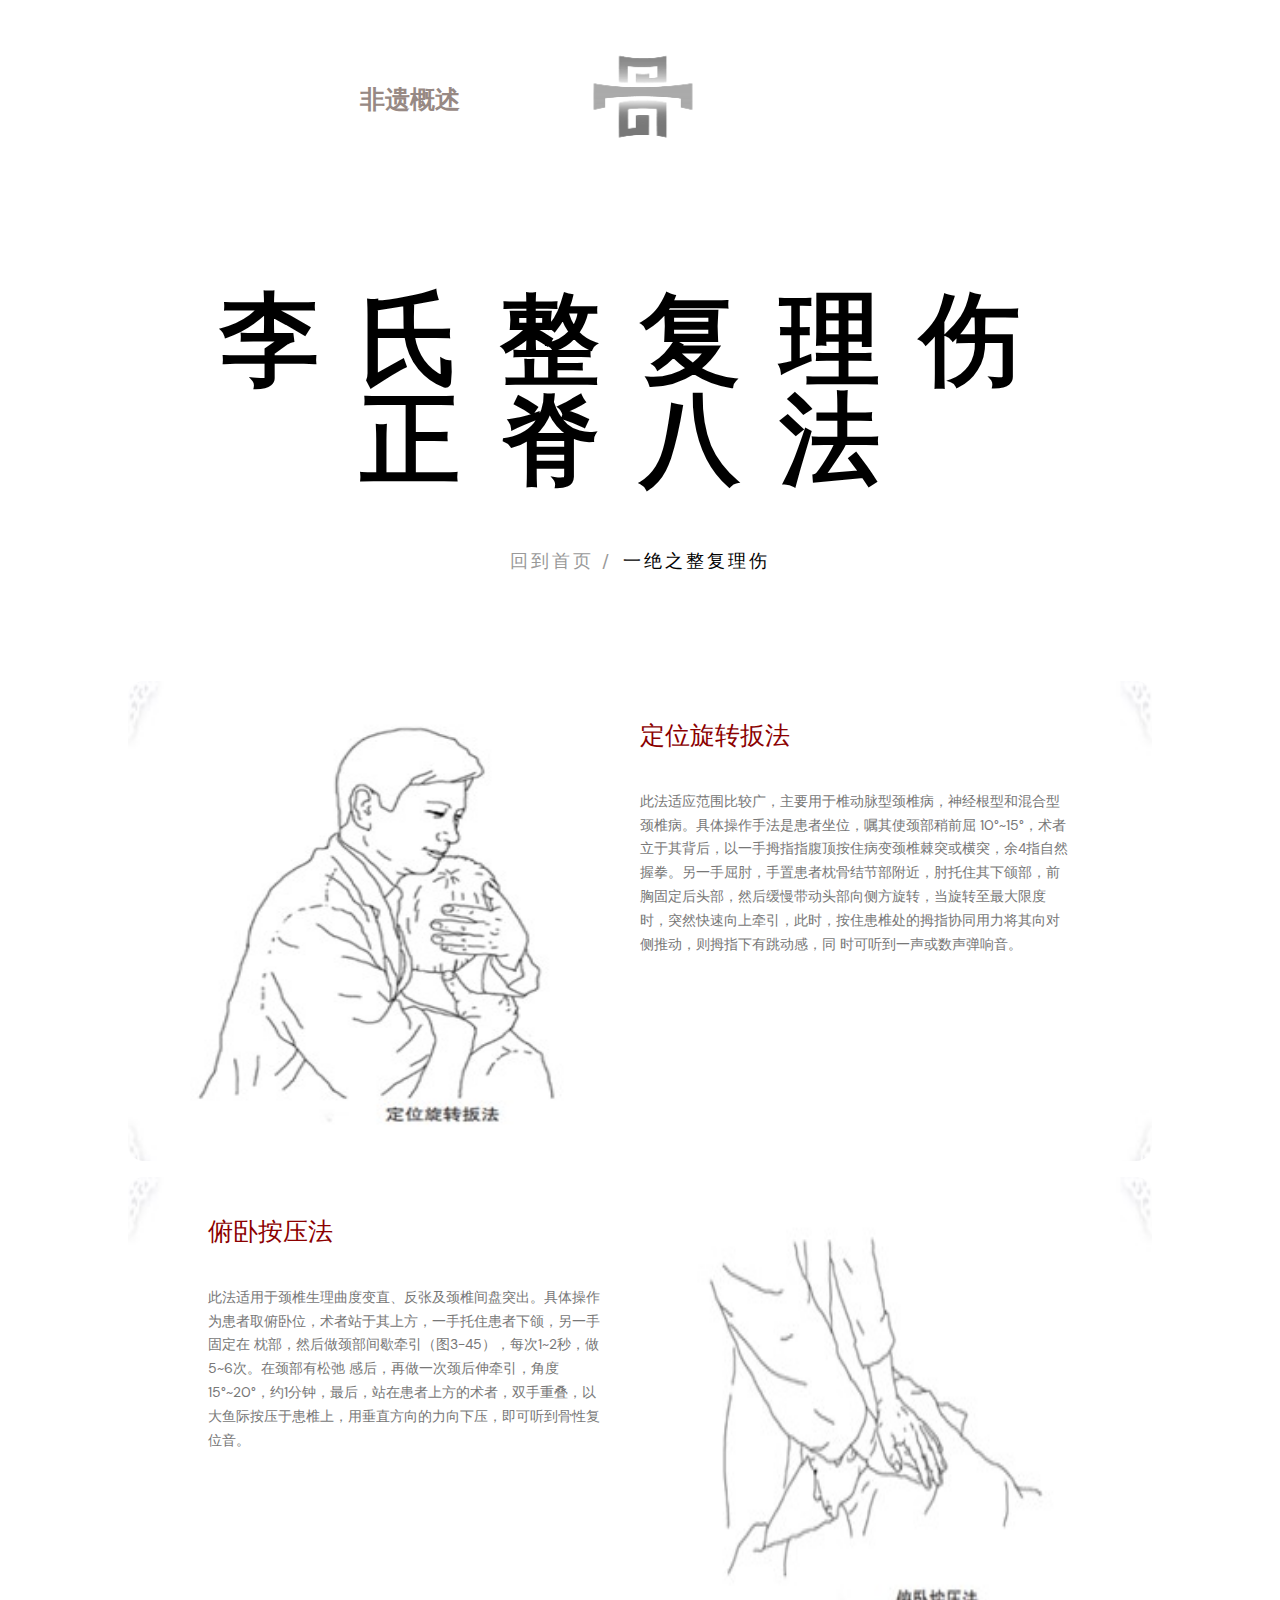
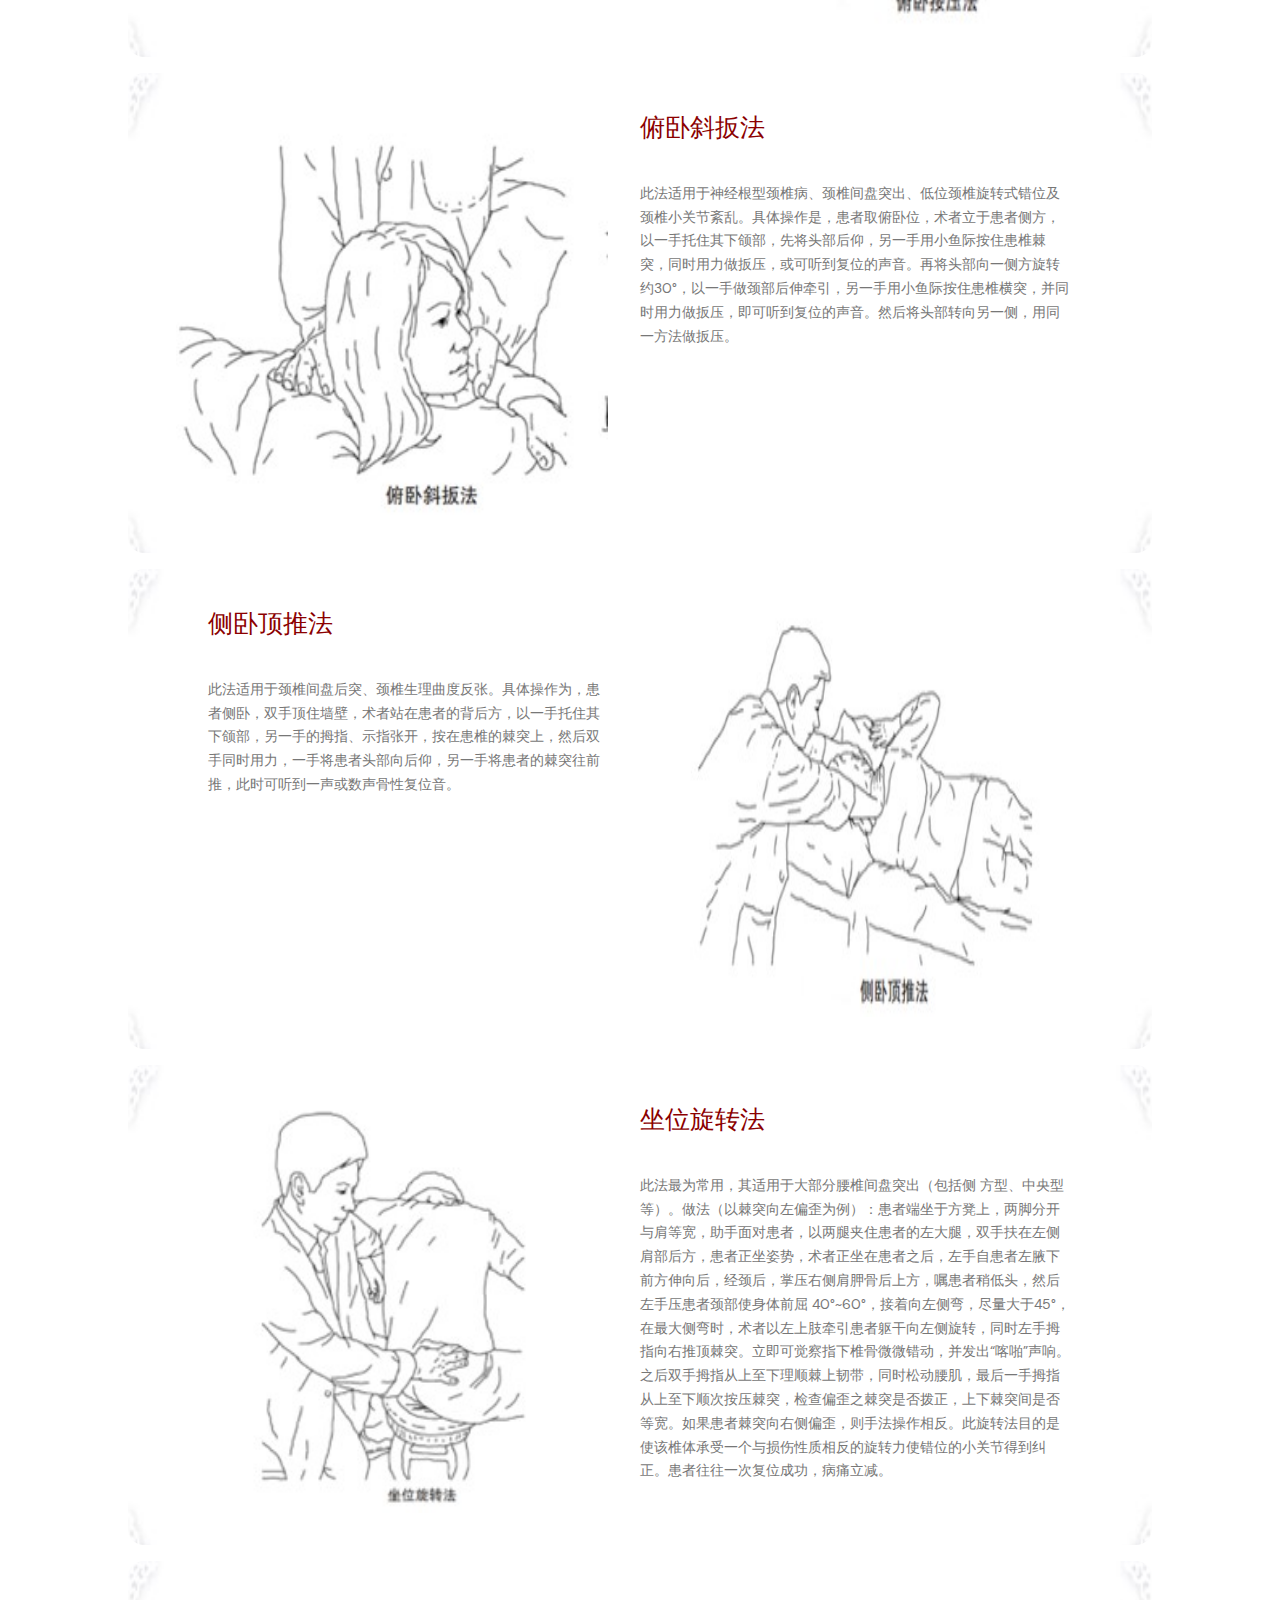
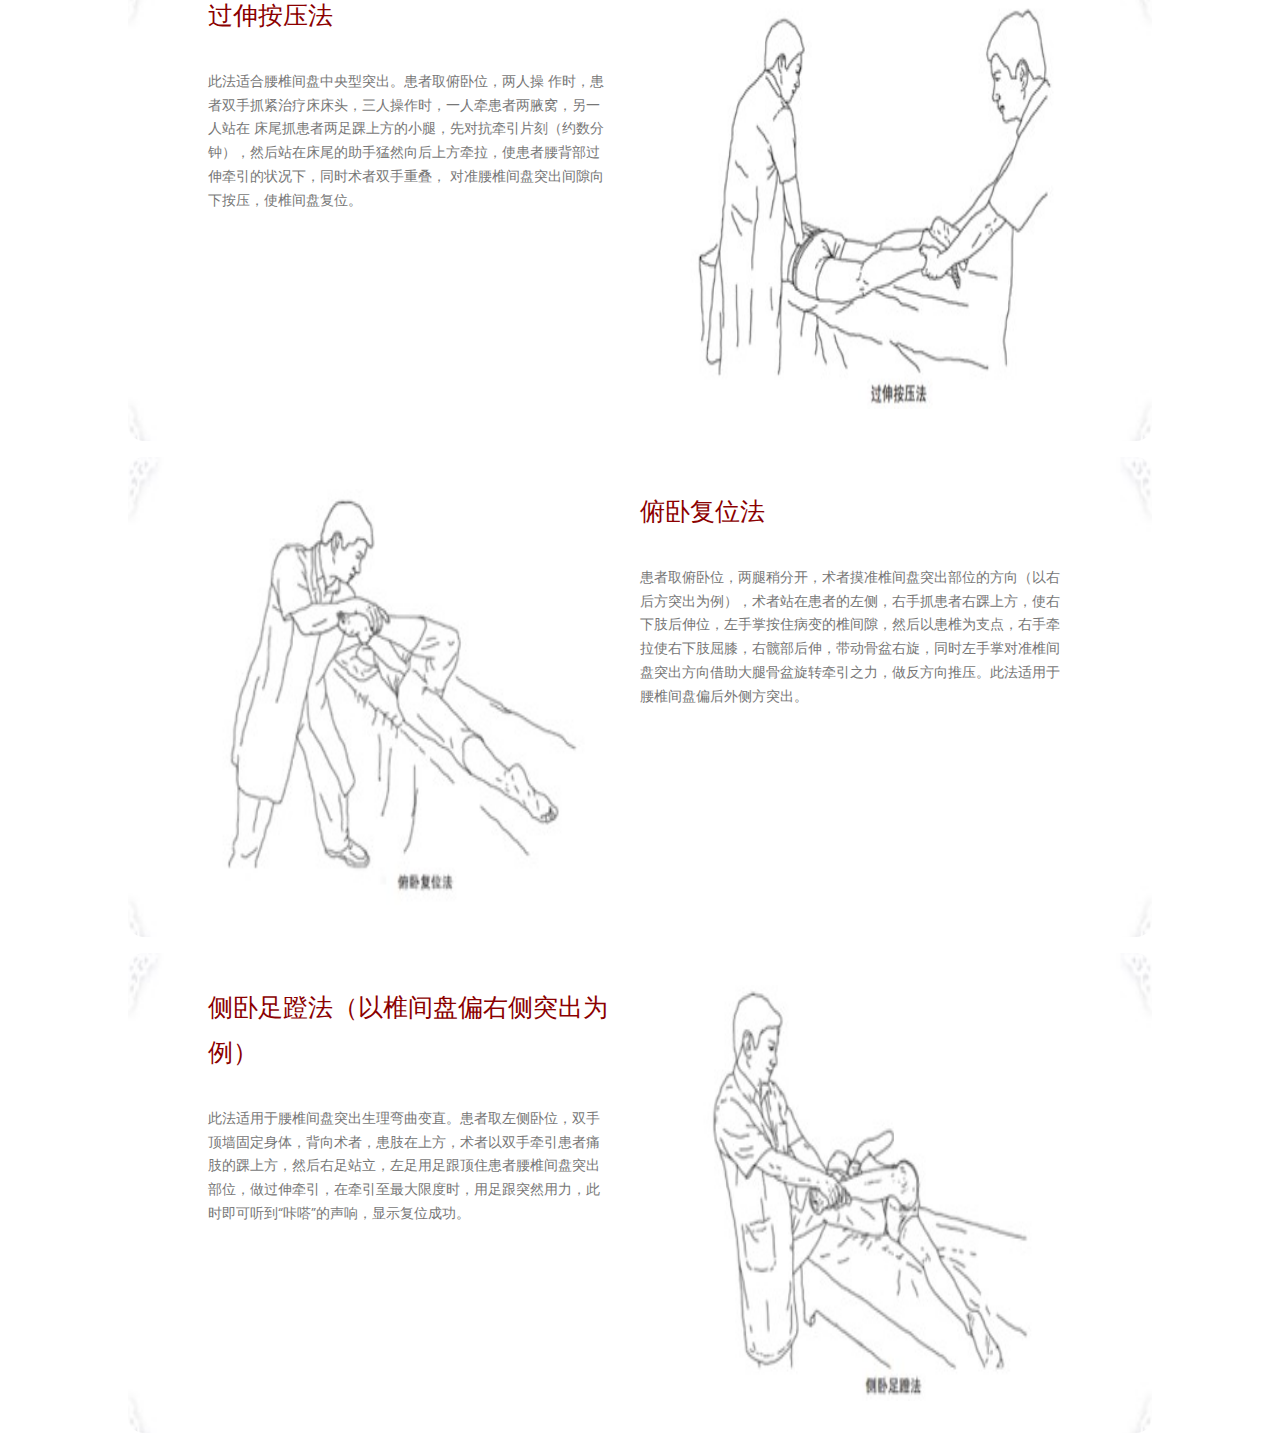
<file: contact.html>
<!DOCTYPE html>
<html lang="en-US">

<head>
    <meta charset="UTF-8">
    <title>Obero - Digital Agency Bootstrap HTML Template</title>
    <meta name="description" content="Obero is a free Bootstrap HTML Template for Digital Agency">
    <meta name="viewport" content="width=device-width, initial-scale=1">
    <link rel="profile" href="#">
    <link rel="canonical" href="#">

    <!-- Open Graph (OG) meta tags are snippets of code that control how URLs are displayed when shared on social media  -->
    <meta property="og:locale" content="en_US">
    <meta property="og:type" content="website">
    <meta property="og:title" content="Obero - Free Digital Agency Bootstrap HTML Template">
    <meta property="og:url" content="PAGE_URL">
    <meta property="og:site_name" content="Obero">
    <!-- For the og:image content, replace the # with a link of an image -->
    <meta property="og:image" content="#">
    <meta property="og:description" content="Obero - Free Digital Agency Bootstrap HTML Template">

    <!-- Fonts -->
    <link href="static/css/css2.css" rel="stylesheet">

    <!-- Add site Favicon -->
    <!-- sanjue -->
    <link rel="stylesheet" href="static/css/yijue.css">
    
    
    

    <!-- Structured Data  -->
    <script type="application/ld+json">
        {
            "@context": "#",
            "@type": "WebSite",
            "name": "Replace_with_your_site_title",
            "url": "Replace_with_your_site_URL"
        }
    </script>
    <!-- vendor css (Bootstrap & Icon Font) -->
    <!-- <link rel="stylesheet" href="assets/css/vendor/bootstrap.css" />
    <link rel="stylesheet" href="assets/css/vendor/elegenticon.css" />
    <link rel="stylesheet" href="assets/css/vendor/flaticon.css" />
    <link rel="stylesheet" href="assets/css/vendor/linearicons.css" />
    <link rel="stylesheet" href="assets/css/vendor/simple-line-icons.css" />
    <link rel="stylesheet" href="assets/css/vendor/icofont.min.css" /> -->

    <!-- plugins css (All Plugins Files) -->
    <!-- <link rel="stylesheet" href="assets/css/plugins/animate.css" />
    <link rel="stylesheet" href="assets/css/plugins/animation.css" />
    <link rel="stylesheet" href="assets/css/plugins/jquery.fancybox.min.css" />
    <link rel="stylesheet" href="assets/css/plugins/jquery.mCustomScrollbar.min.css" />
    <link rel="stylesheet" href="assets/css/plugins/owl.css" /> -->

    <!-- Use the minified version files listed below for better performance and remove the files listed above -->
    <link rel="stylesheet" href="static/css/vendor.min.css">
    <link rel="stylesheet" href="static/css/plugins.min.css">
    <link rel="stylesheet" href="static/css/style.min.css">
    <link rel="stylesheet" href="static/css/responsive.min.css">

    <!-- Main Style -->
    <!-- <link rel="stylesheet" href="assets/css/style.css" /> -->
    <!-- <link rel="stylesheet" href="assets/css/responsive.css" /> -->
</head>

<body>

    <div class="page-wrapper">

        <!-- Main Header-->
        <header class="main-header">

            <!--Header-Upper-->
            <div class="header-upper">
                <div class="auto-container">
                    <div class="clearfix">

                        <div class="pull-left logo-box">
                            <div class="logo" style="width:120px ;">
                                <a href=""><img src="static/image/zhenggu-logo_120x104_108x94.png" alt="" title=""></a>
                            </div>
                        </div>

                        <div class="nav-outer clearfix">
                            <!-- Mobile Navigation Toggler -->
                            <div class="mobile-nav-toggler"><span class="icon flaticon-menu"></span></div>
                            <!-- Main Menu -->
                            <nav class="main-menu navbar-expand-md">
                                <div class="navbar-header">
                                    <button class="navbar-toggler" type="button" data-toggle="collapse"
                                        data-target="#navbarSupportedContent" aria-controls="navbarSupportedContent"
                                        aria-expanded="false" aria-label="Toggle navigation">
                                        <span class="icon-bar"></span>
                                        <span class="icon-bar"></span>
                                        <span class="icon-bar"></span>
                                    </button>
                                </div>

                                <div class="navbar-collapse show collapse clearfix" id="navbarSupportedContent">
                                    <ul class="navigation left-nav clearfix">

                                        <li class="current dropdown"><a href="#">非遗概述</a>
                                            <ul>
                                                <li><a href="#gaishu">正骨概述</a></li>
                                                <li><a href="#mailuo">历史脉络</a></li>
                                                <li><a href="#mingjia">历代名家</a></li>
                                            </ul>
                                        </li>
                                        <li class="dropdown"><a href="#">正骨特色</a>
                                            <ul>
                                                <li><a href="#sanjue">三绝技法与四宝理念</a></li>
                                            </ul>
                                        </li>
                                    </ul>

                                    <ul class="navigation right-nav clearfix">
                                        <li class="dropdown"><a href="#">非遗可视化</a>
                                            <ul>
                                                <li><a href="#yaocaidui">药材对统计</a></li>
                                                <li><a href="#shuliang">药材使用统计</a></li>
                                                <li><a href="#danmu">经典药方</a></li>
                                                <li><a href="#ciyun">药材词云</a></li>

                                            </ul>
                                        </li>
                                        <li class="dropdown"><a href="#">非遗传承</a>
                                            <ul>
                                                <li><a href="#paixi">非遗流派</a></li>
                                                <li><a href="#chuanchengren">现代传承人</a></li>
                                                <li><a href="#huodong">非遗传承现状</a></li>

                                            </ul>
                                        </li>

                                    </ul>

                                </div>

                            </nav>

                            <!-- Social Box -->
                            <!-- <ul class="social-box">
                                <li><a href="javascript:;"><span class="icofont-twitter"></span></a></li>
                                <li><a href="javascript:;"><span class="icofont-behance"></span></a></li>
                                <li><a href="javascript:;"><span class="icofont-instagram"></span></a>
                                </li>
                            </ul> -->

                            <!-- Outer Box -->
                            <!-- <div class="outer-box">
                                <ul class="language-nav">
                                    <li><a href="#">Eng</a></li>
                                    <li><a href="#">Fra</a></li>
                                </ul>
                            </div> -->

                        </div>

                    </div>
                </div>
            </div>
            <!--End Header Upper-->

            <!-- Mobile Menu  -->
            <div class="mobile-menu">
                <div class="menu-backdrop"></div>
                <div class="close-btn"><span class="icon lnr lnr-cross"></span></div>

                <nav class="menu-box">
                    <div class="nav-logo">
                        <a href=""><img src="static/image/zhenggu-logo_120x104.png" alt="" title=""></a>
                    </div>
                    <div class="menu-outer">
                        <!--Here Menu Will Come Automatically Via Javascript / Same Menu as in Header-->
                    </div>
                </nav>
            </div>
            <!-- End Mobile Menu -->

        </header>
        <!--End Main Header -->

        <!-- Page Title Two Section -->
        <section class="page-title-two-section">
            <div class="auto-container">
                <h1>李氏整复理伤<br>正脊八法</h1>
                <ul class="page-breadcrumb">
                    <li><a href="index.html">回到首页</a></li>
                    <li>一绝之整复理伤</li>
                </ul>
            </div>
        </section>
        <!-- End Page Title Two Section -->


        <!-- <section class="section intro" id="tese" style="background-color: #d7c4bc;"> -->
            <!-- 这里是特色的内容 -->
            <!-- <div class="container animate__animated fiub">
                <h1 style="color: rgb(26, 22, 19);">正骨特色</h1>
            </div>
        </section> -->
        <div class="x-content-block" style="width: 80%;margin: 0 auto;">
            <!-- <div class="x-title-block animate__animated fipix">
                <p>一绝之整复理伤</p>
            </div> -->
            <ul class="x-list-block">
                <li>
                    <div><img src="./static/image/sjjf/定位旋转扳法.jpg"></div>
                    <div>
                        <p class="sanjuetitle">定位旋转扳法</p>
                        <span class="animate__animated fiu">
                            此法适应范围比较广，主要用于椎动脉型颈椎病，神经根型和混合型颈椎病。具体操作手法是患者坐位，嘱其使颈部稍前屈
                            10°~15°，术者立于其背后，以一手拇指指腹顶按住病变颈椎棘突或横突，余4指自然握拳。另一手屈肘，手置患者枕骨结节部附近，肘托住其下颌部，前胸固定后头部，然后缓慢带动头部向侧方旋转，当旋转至最大限度时，突然快速向上牵引，此时，按住患椎处的拇指协同用力将其向对侧推动，则拇指下有跳动感，同
                            时可听到一声或数声弹响音。
                        </span>
                    </div>
                </li>
                <li>
                    <div class="sanjuetitle">
                        <p>俯卧按压法</p>
                        <span class="animate__animated fiu">
                            此法适用于颈椎生理曲度变直、反张及颈椎间盘突出。具体操作为患者取俯卧位，术者站于其上方，一手托住患者下颌，另一手固定在
                            枕部，然后做颈部间歇牵引（图3-45），每次1~2秒，做5~6次。在颈部有松弛
                            感后，再做一次颈后伸牵引，角度15°~20°，约1分钟，最后，站在患者上方的术者，双手重叠，以大鱼际按压于患椎上，用垂直方向的力向下压，即可听到骨性复位音。
                        </span>
                    </div>
                    <div class="sanjue1"><img src="./static/image/sjjf/俯卧按压法.jpg"></div>
    
                </li>
                <li>
                    <div><img src="./static/image/sjjf/俯卧斜扳法.jpg"></div>
                    <div>
                        <p>俯卧斜扳法</p>
                        <span class="animate__animated fiu">
                            此法适用于神经根型颈椎病、颈椎间盘突出、低位颈椎旋转式错位及颈椎小关节紊乱。具体操作是，患者取俯卧位，术者立于患者侧方，以一手托住其下颌部，先将头部后仰，另一手用小鱼际按住患椎棘突，同时用力做扳压，或可听到复位的声音。再将头部向一侧方旋转约30°，以一手做颈部后伸牵引，另一手用小鱼际按住患椎横突，并同时用力做扳压，即可听到复位的声音。然后将头部转向另一侧，用同一方法做扳压。
                        </span>
                    </div>
                </li>
                <li>
                    <div class="sanjuetitle">
                        <p>侧卧顶推法</p>
                        <span class="animate__animated fiu">
                            此法适用于颈椎间盘后突、颈椎生理曲度反张。具体操作为，患者侧卧，双手顶住墙壁，术者站在患者的背后方，以一手托住其下颌部，另一手的拇指、示指张开，按在患椎的棘突上，然后双手同时用力，一手将患者头部向后仰，另一手将患者的棘突往前推，此时可听到一声或数声骨性复位音。
                        </span>
                    </div>
                    <div class="sanjue1"><img src="./static/image/sjjf/侧卧顶推法.jpg"></div>
    
                </li>
                <li>
                    <div><img src="./static/image/sjjf/坐位旋转法.jpg"></div>
                    <div>
                        <p>坐位旋转法</p>
                        <span class="animate__animated fiu">
                            此法最为常用，其适用于大部分腰椎间盘突出（包括侧
                            方型、中央型等）。做法（以棘突向左偏歪为例）：患者端坐于方凳上，两脚分开与肩等宽，助手面对患者，以两腿夹住患者的左大腿，双手扶在左侧肩部后方，患者正坐姿势，术者正坐在患者之后，左手自患者左腋下前方伸向后，经颈后，掌压右侧肩胛骨后上方，嘱患者稍低头，然后左手压患者颈部使身体前屈
                            40°~60°，接着向左侧弯，尽量大于45°，在最大侧弯时，术者以左上肢牵引患者躯干向左侧旋转，同时左手拇指向右推顶棘突。立即可觉察指下椎骨微微错动，并发出“喀啪”声响。之后双手拇指从上至下理顺棘上韧带，同时松动腰肌，最后一手拇指从上至下顺次按压棘突，检查偏歪之棘突是否拨正，上下棘突间是否等宽。如果患者棘突向右侧偏歪，则手法操作相反。此旋转法目的是使该椎体承受一个与损伤性质相反的旋转力使错位的小关节得到纠正。患者往往一次复位成功，病痛立减。
                        </span>
                    </div>
                </li>
                <li>
                    <div class="sanjuetitle">
                        <p>过伸按压法</p>
                        <span class="animate__animated fiu">
                            此法适合腰椎间盘中央型突出。患者取俯卧位，两人操 作时，患者双手抓紧治疗床床头，三人操作时，一人牵患者两腋窝，另一人站在
                            床尾抓患者两足踝上方的小腿，先对抗牵引片刻（约数分钟），然后站在床尾的助手猛然向后上方牵拉，使患者腰背部过伸牵引的状况下，同时术者双手重叠， 对准腰椎间盘突出间隙向下按压，使椎间盘复位。
                        </span>
                    </div>
                    <div class="sanjue1"><img src="./static/image/sjjf/过伸按压法.jpg"></div>
    
                </li>
                <li>
                    <div><img src="./static/image/sjjf/俯卧复位法.jpg"></div>
                    <div>
                        <p>俯卧复位法</p>
                        <span class="animate__animated fiu">
                            患者取俯卧位，两腿稍分开，术者摸准椎间盘突出部位的方向（以右后方突出为例），术者站在患者的左侧，右手抓患者右踝上方，使右下肢后伸位，左手掌按住病变的椎间隙，然后以患椎为支点，右手牵拉使右下肢屈膝，右髋部后伸，带动骨盆右旋，同时左手掌对准椎间盘突出方向借助大腿骨盆旋转牵引之力，做反方向推压。此法适用于腰椎间盘偏后外侧方突出。
                        </span>
                    </div>
                </li>
                <li>
                    <div class="sanjuetitle">
                        <p>侧卧足蹬法（以椎间盘偏右侧突出为例）</p>
                        <span class="animate__animated fiu">
                            此法适用于腰椎间盘突出生理弯曲变直。患者取左侧卧位，双手顶墙固定身体，背向术者，患肢在上方，术者以双手牵引患者痛肢的踝上方，然后右足站立，左足用足跟顶住患者腰椎间盘突出部位，做过伸牵引，在牵引至最大限度时，用足跟突然用力，此时即可听到“咔嗒”的声响，显示复位成功。
                        </span>
                    </div>
                    <div class="sanjue1"><img src="./static/image/sjjf/侧卧足蹬法.jpg"></div>
    
                </li>
            </ul>
            

        

        <!-- Scroll To Top -->
        <div class="scroll-to-top scroll-to-target" data-target="html"><span class="icon-arrow-up-circle"></span></div>

        <!-- Vendor JS -->
    <!-- <script src="assets/js/vendor/jquery.js"></script>
    <script src="assets/js/vendor/popper.min.js"></script>
    <script src="assets/js/vendor/bootstrap.min.js"></script>
    <script src="assets/js/vendor/jquery-migrate-3.3.2.min.js"></script>
    <script src="assets/js/vendor/modernizr-3.11.2.min.js"></script> -->

    <!--Plugins JS-->
    <!-- <script src="assets/js/plugins/owl.js"></script>
    <script src="assets/js/plugins/jquery.mCustomScrollbar.concat.min.js"></script>
    <script src="assets/js/plugins/jquery.fancybox.js"></script>
    <script src="assets/js/plugins/wow.js"></script>
    <script src="assets/js/plugins/mixitup.js"></script>
    <script src="assets/js/plugins/ajax-mail.js"></script>
    <script src="assets/js/plugins/jquery.scrollTo.js"></script> -->

    <!-- Use the minified version files listed below for better performance and remove the files listed above -->
    <script src="static/js/vendor.min.js"></script>
    <script src="static/js/plugins.min.js"></script>

    <!-- Main Js -->
    <script src="static/js/main.js"></script>

</body>

</html>
</file>
<file: static/css/css2.css>
/* latin-ext */
@font-face {
  font-family: 'DM Sans';
  font-style: italic;
  font-weight: 400;
  font-display: swap;
  src: url(../font/rP2Fp2ywxg089UriCZa4ET-DNl0.woff2) format('woff2');
  unicode-range: U+0100-024F, U+0259, U+1E00-1EFF, U+2020, U+20A0-20AB, U+20AD-20CF, U+2113, U+2C60-2C7F, U+A720-A7FF;
}
/* latin */
@font-face {
  font-family: 'DM Sans';
  font-style: italic;
  font-weight: 400;
  font-display: swap;
  src: url(../font/rP2Fp2ywxg089UriCZa4Hz-D.woff2) format('woff2');
  unicode-range: U+0000-00FF, U+0131, U+0152-0153, U+02BB-02BC, U+02C6, U+02DA, U+02DC, U+2000-206F, U+2074, U+20AC, U+2122, U+2191, U+2193, U+2212, U+2215, U+FEFF, U+FFFD;
}
/* latin-ext */
@font-face {
  font-family: 'DM Sans';
  font-style: italic;
  font-weight: 500;
  font-display: swap;
  src: url(../font/rP2Ap2ywxg089UriCZaw7ByWB3wTyCg.woff2) format('woff2');
  unicode-range: U+0100-024F, U+0259, U+1E00-1EFF, U+2020, U+20A0-20AB, U+20AD-20CF, U+2113, U+2C60-2C7F, U+A720-A7FF;
}
/* latin */
@font-face {
  font-family: 'DM Sans';
  font-style: italic;
  font-weight: 500;
  font-display: swap;
  src: url(../font/rP2Ap2ywxg089UriCZaw7ByWCXwT.woff2) format('woff2');
  unicode-range: U+0000-00FF, U+0131, U+0152-0153, U+02BB-02BC, U+02C6, U+02DA, U+02DC, U+2000-206F, U+2074, U+20AC, U+2122, U+2191, U+2193, U+2212, U+2215, U+FEFF, U+FFFD;
}
/* latin-ext */
@font-face {
  font-family: 'DM Sans';
  font-style: italic;
  font-weight: 700;
  font-display: swap;
  src: url(../font/rP2Ap2ywxg089UriCZawpBqWB3wTyCg.woff2) format('woff2');
  unicode-range: U+0100-024F, U+0259, U+1E00-1EFF, U+2020, U+20A0-20AB, U+20AD-20CF, U+2113, U+2C60-2C7F, U+A720-A7FF;
}
/* latin */
@font-face {
  font-family: 'DM Sans';
  font-style: italic;
  font-weight: 700;
  font-display: swap;
  src: url(../font/rP2Ap2ywxg089UriCZawpBqWCXwT.woff2) format('woff2');
  unicode-range: U+0000-00FF, U+0131, U+0152-0153, U+02BB-02BC, U+02C6, U+02DA, U+02DC, U+2000-206F, U+2074, U+20AC, U+2122, U+2191, U+2193, U+2212, U+2215, U+FEFF, U+FFFD;
}
/* latin-ext */
@font-face {
  font-family: 'DM Sans';
  font-style: normal;
  font-weight: 400;
  font-display: swap;
  src: url(../font/rP2Hp2ywxg089UriCZ2IHSeH.woff2) format('woff2');
  unicode-range: U+0100-024F, U+0259, U+1E00-1EFF, U+2020, U+20A0-20AB, U+20AD-20CF, U+2113, U+2C60-2C7F, U+A720-A7FF;
}
/* latin */
@font-face {
  font-family: 'DM Sans';
  font-style: normal;
  font-weight: 400;
  font-display: swap;
  src: url(../font/rP2Hp2ywxg089UriCZOIHQ.woff2) format('woff2');
  unicode-range: U+0000-00FF, U+0131, U+0152-0153, U+02BB-02BC, U+02C6, U+02DA, U+02DC, U+2000-206F, U+2074, U+20AC, U+2122, U+2191, U+2193, U+2212, U+2215, U+FEFF, U+FFFD;
}
/* latin-ext */
@font-face {
  font-family: 'DM Sans';
  font-style: normal;
  font-weight: 500;
  font-display: swap;
  src: url(../font/rP2Cp2ywxg089UriAWCrCBamC2QX.woff2) format('woff2');
  unicode-range: U+0100-024F, U+0259, U+1E00-1EFF, U+2020, U+20A0-20AB, U+20AD-20CF, U+2113, U+2C60-2C7F, U+A720-A7FF;
}
/* latin */
@font-face {
  font-family: 'DM Sans';
  font-style: normal;
  font-weight: 500;
  font-display: swap;
  src: url(../font/rP2Cp2ywxg089UriAWCrCBimCw.woff2) format('woff2');
  unicode-range: U+0000-00FF, U+0131, U+0152-0153, U+02BB-02BC, U+02C6, U+02DA, U+02DC, U+2000-206F, U+2074, U+20AC, U+2122, U+2191, U+2193, U+2212, U+2215, U+FEFF, U+FFFD;
}
/* latin-ext */
@font-face {
  font-family: 'DM Sans';
  font-style: normal;
  font-weight: 700;
  font-display: swap;
  src: url(../font/rP2Cp2ywxg089UriASitCBamC2QX.woff2) format('woff2');
  unicode-range: U+0100-024F, U+0259, U+1E00-1EFF, U+2020, U+20A0-20AB, U+20AD-20CF, U+2113, U+2C60-2C7F, U+A720-A7FF;
}
/* latin */
@font-face {
  font-family: 'DM Sans';
  font-style: normal;
  font-weight: 700;
  font-display: swap;
  src: url(../font/rP2Cp2ywxg089UriASitCBimCw.woff2) format('woff2');
  unicode-range: U+0000-00FF, U+0131, U+0152-0153, U+02BB-02BC, U+02C6, U+02DA, U+02DC, U+2000-206F, U+2074, U+20AC, U+2122, U+2191, U+2193, U+2212, U+2215, U+FEFF, U+FFFD;
}
/* latin-ext */
@font-face {
  font-family: 'Karla';
  font-style: italic;
  font-weight: 700;
  font-display: swap;
  src: url(../font/qkBKXvYC6trAT7RQNNK2EG7SIwPWMNmlUHlGb7PnGw.woff2) format('woff2');
  unicode-range: U+0100-024F, U+0259, U+1E00-1EFF, U+2020, U+20A0-20AB, U+20AD-20CF, U+2113, U+2C60-2C7F, U+A720-A7FF;
}
/* latin */
@font-face {
  font-family: 'Karla';
  font-style: italic;
  font-weight: 700;
  font-display: swap;
  src: url(../font/qkBKXvYC6trAT7RQNNK2EG7SIwPWMNmlUHlIb7M.woff2) format('woff2');
  unicode-range: U+0000-00FF, U+0131, U+0152-0153, U+02BB-02BC, U+02C6, U+02DA, U+02DC, U+2000-206F, U+2074, U+20AC, U+2122, U+2191, U+2193, U+2212, U+2215, U+FEFF, U+FFFD;
}
/* latin-ext */
@font-face {
  font-family: 'Karla';
  font-style: normal;
  font-weight: 400;
  font-display: swap;
  src: url(../font/qkB9XvYC6trAT55ZBi1ueQVIjQTD-JrIH2G7nytkHRyQ8p4wUjm6bnEr.woff2) format('woff2');
  unicode-range: U+0100-024F, U+0259, U+1E00-1EFF, U+2020, U+20A0-20AB, U+20AD-20CF, U+2113, U+2C60-2C7F, U+A720-A7FF;
}
/* latin */
@font-face {
  font-family: 'Karla';
  font-style: normal;
  font-weight: 400;
  font-display: swap;
  src: url(../font/qkB9XvYC6trAT55ZBi1ueQVIjQTD-JrIH2G7nytkHRyQ8p4wUje6bg.woff2) format('woff2');
  unicode-range: U+0000-00FF, U+0131, U+0152-0153, U+02BB-02BC, U+02C6, U+02DA, U+02DC, U+2000-206F, U+2074, U+20AC, U+2122, U+2191, U+2193, U+2212, U+2215, U+FEFF, U+FFFD;
}
/* latin-ext */
@font-face {
  font-family: 'Karla';
  font-style: normal;
  font-weight: 700;
  font-display: swap;
  src: url(../font/qkB9XvYC6trAT55ZBi1ueQVIjQTD-JrIH2G7nytkHRyQ8p4wUjm6bnEr.woff2) format('woff2');
  unicode-range: U+0100-024F, U+0259, U+1E00-1EFF, U+2020, U+20A0-20AB, U+20AD-20CF, U+2113, U+2C60-2C7F, U+A720-A7FF;
}
/* latin */
@font-face {
  font-family: 'Karla';
  font-style: normal;
  font-weight: 700;
  font-display: swap;
  src: url(../font/qkB9XvYC6trAT55ZBi1ueQVIjQTD-JrIH2G7nytkHRyQ8p4wUje6bg.woff2) format('woff2');
  unicode-range: U+0000-00FF, U+0131, U+0152-0153, U+02BB-02BC, U+02C6, U+02DA, U+02DC, U+2000-206F, U+2074, U+20AC, U+2122, U+2191, U+2193, U+2212, U+2215, U+FEFF, U+FFFD;
}
</file>
<file: static/css/yijue.css>
.x-list-block>li {
    background-image: url(../image/img27.jpg);
    background-repeat: no-repeat;
    background-size: 100%;
    display: flex;
    flex-direction: row;
    width: 100%;
    height: 30rem;
    padding: 2rem 3rem;
    box-sizing: border-box;
    margin: 1rem 0;
    border-radius: 16px;
}
.x-title-block>p{
    position: relative;
    display: inline-block;
    font-size: 26px;
    color: black;
    padding: 0 2rem;
    vertical-align: middle;
}
.x-title-block>p:before{
    content: "";
    position: absolute;
    left: 0;
    top: 0;
    background-image: url("../image/png7.png");
    background-repeat: no-repeat;
    background-position: left top;
    width: 22px;
    height: 33px;
    vertical-align: middle;
}
.x-title-block>p:after{
    content: "";
    position: absolute;
    right: 0;
    bottom: 0;
    background-image: url("../image/png7.png");
    background-repeat: no-repeat;
    width: 22px;
    height: 33px;
    background-position: right top;
    vertical-align: middle;
}
.x-list-block>li>div:nth-child(1){
    flex: 1;
    overflow: hidden;
    border-radius: 5px;
}
.x-list-block>li>div:nth-child(1)>img{
    width: 100%;
    height: 100%;
    transition: all .5s linear;
}


.x-list-block>li>div:nth-child(1):hover img{
    transform: scale(1.2);
}
.sanjue1{
    
    flex: 1;
    overflow: hidden;
    border-radius: 5px;

}
.sanjue1>img{
    width: 100%;
    height: 100%;
    transition: all .5s linear;
}
.sanjue1:hover img{
    transform: scale(1.2);
}
.x-list-block>li>div:nth-child(2){
    flex: 1;
    padding: 0 2rem;
}
.x-list-block>li>div:nth-child(2)>p{
    font-size: 25px;
    color: darkred;
    padding: 0 0 1rem 0;
}
.sanjuetitle{
    flex: 1;
    padding: 0 2rem;
}
.sanjuetitle>p{
    font-size: 25px;
    color: darkred;
    padding: 0 0 1rem 0;
}
</file>
<file: static/css/style.min.css>
* {
    margin: 0;
    padding: 0;
    border: none;
    outline: 0
}

body {
    font-family: 'DM Sans', sans-serif;
    font-size: 14px;
    color: #777;
    line-height: 1.7em;
    font-weight: 400;
    background: #fff;
    -webkit-font-smoothing: antialiased;
    -moz-font-smoothing: antialiased
}

.color-palate {
    display: none
}

.bordered-layout .page-wrapper {
    padding: 0 50px 0
}

.white-space::after {
    position: absolute;
    top: auto;
    bottom: 0;
    left: 0;
    width: 100%;
    height: 10px;
    content: "";
    background-color: #fff
}

a {
    text-decoration: none;
    cursor: pointer;
    color: #f1a31a
}

a:focus,
a:hover,
a:visited,
button {
    text-decoration: none;
    outline: 0 !important
}

h1,
h2,
h3,
h4,
h5,
h6 {
    position: relative;
    font-weight: 400;
    margin: 0;
    background: 0 0;
    line-height: 1.6em;
    font-family: 'DM Sans', sans-serif
}

.pull-left {
    float: left
}

.pull-right {
    float: right
}

.mb-50px {
    margin-bottom: 50px !important
}

.mb-40px {
    margin-bottom: 40px
}

.mb-38px {
    margin-bottom: 38px
}

.mb-70px {
    margin-bottom: 70px !important
}

.mt-20px {
    margin-top: 20px
}

.mb-20px {
    margin-bottom: 20px
}

.mb-10px {
    margin-bottom: 10px
}

h1 {
    font-size: 140px
}

h2 {
    font-size: 42px
}

h3 {
    font-size: 30px
}

h4 {
    font-size: 24px
}

h5 {
    font-size: 20px
}

h6 {
    font-size: 18px
}

textarea {
    overflow: hidden
}

p {
    position: relative;
    line-height: 1.8em
}

.auto-container {
    position: static;
    max-width: 1200px;
    padding: 0 15px;
    margin: 0 auto
}

.medium-container {
    max-width: 850px
}

.page-wrapper {
    position: relative;
    margin: 0 auto;
    width: 100%;
    min-width: 300px
}

li,
ul {
    list-style: none;
    padding: 0;
    margin: 0
}

img {
    display: inline-block;
    max-width: 100%
}

.theme-btn {
    display: inline-block;
    transition: all .3s ease;
    -moz-transition: all .3s ease;
    -webkit-transition: all .3s ease;
    -ms-transition: all .3s ease;
    -o-transition: all .3s ease
}

.centered {
    text-align: center
}

.background-color-gray {
    background-color: #eff0f4
}

.background-color-gray-light {
    background-color: #f2f5fa
}

.btn-style-one {
    position: relative;
    display: inline-block;
    font-size: 16px;
    line-height: 30px;
    color: #fff;
    padding: 12px 35px;
    font-weight: 700;
    overflow: hidden;
    border-radius: 50px;
    background-color: #f1a31a;
    text-transform: capitalize;
    font-family: 'DM Sans', sans-serif
}

.btn-style-one:before {
    position: absolute;
    content: '';
    top: 0;
    left: 0;
    width: 100%;
    height: 100%;
    z-index: 1;
    opacity: 0;
    background-color: #262626;
    -webkit-transition: all .4s;
    -moz-transition: all .4s;
    -o-transition: all .4s;
    transition: all .4s;
    -webkit-transform: scale(.2, 1);
    transform: scale(.2, 1)
}

.btn-style-one i {
    position: relative;
    top: 1px;
    margin-left: 4px
}

.btn-style-one .txt {
    position: relative;
    z-index: 1
}

.btn-style-one:hover::before {
    opacity: 1;
    -webkit-transform: scale(1, 1);
    transform: scale(1, 1)
}

.btn-style-one:hover {
    color: #fff
}

.btn-style-two {
    position: relative;
    display: inline-block;
    font-size: 18px;
    line-height: 30px;
    color: #fff;
    padding: 12px 55px;
    font-weight: 700;
    overflow: hidden;
    cursor: pointer;
    border-radius: 50px;
    text-transform: capitalize;
    background-color: #f1a31a;
    font-family: 'DM Sans', sans-serif;
    box-shadow: 0 0 25px rgba(0, 155, 114, .15)
}

.btn-style-two:before {
    position: absolute;
    content: '';
    top: 0;
    left: 0;
    width: 100%;
    height: 100%;
    z-index: 1;
    opacity: 0;
    background-color: #4a4a4a;
    -webkit-transition: all .4s;
    -moz-transition: all .4s;
    -o-transition: all .4s;
    transition: all .4s;
    -webkit-transform: scale(.2, 1);
    transform: scale(.2, 1)
}

.btn-style-two i {
    position: relative;
    top: 1px;
    margin-left: 4px
}

.btn-style-two .txt {
    position: relative;
    z-index: 1
}

.btn-style-two:hover::before {
    opacity: 1;
    -webkit-transform: scale(1, 1);
    transform: scale(1, 1)
}

.btn-style-two:hover {
    color: #fff
}

.btn-style-three {
    position: relative;
    display: inline-block;
    font-size: 18px;
    line-height: 30px;
    color: #f1a31a;
    padding: 10px 60px;
    font-weight: 700;
    overflow: hidden;
    border-radius: 50px;
    background: 0 0;
    border: 1px solid #f1a31a;
    text-transform: capitalize;
    font-family: 'DM Sans', sans-serif
}

.btn-style-three:before {
    position: absolute;
    content: '';
    top: 0;
    left: 0;
    width: 100%;
    height: 100%;
    z-index: 1;
    opacity: 0;
    background-color: #f1a31a;
    -webkit-transition: all .4s;
    -moz-transition: all .4s;
    -o-transition: all .4s;
    transition: all .4s;
    -webkit-transform: scale(.2, 1);
    transform: scale(.2, 1)
}

.btn-style-three .txt {
    position: relative;
    z-index: 1
}

.btn-style-three:hover::before {
    opacity: 1;
    -webkit-transform: scale(1, 1);
    transform: scale(1, 1)
}

.btn-style-three:hover {
    color: #fff
}

.social-icon-one {
    position: relative;
    display: block
}

.social-icon-one li {
    position: relative;
    margin-left: 9px;
    display: inline-block
}

.social-icon-one li a {
    position: relative;
    width: 32px;
    height: 32px;
    display: block;
    font-size: 14px;
    line-height: 32px;
    color: #ccc;
    text-align: center;
    border-radius: 2px;
    background-color: #333;
    -webkit-transition: all .3s ease;
    -moz-transition: all .3s ease;
    -ms-transition: all .3s ease;
    -o-transition: all .3s ease;
    transition: all .3s ease
}

.social-icon-one li a:hover {
    color: #333;
    background-color: #feec42
}

.theme_color {
    color: #f1a31a
}

.loading-area {
    width: 100%;
    height: 100%;
    position: fixed;
    left: 0;
    top: 0;
    z-index: 9999;
    overflow: hidden
}

.loading-box {
    width: 100%;
    height: 100%;
    background-color: #fff;
    position: absolute;
    left: 0;
    top: 0;
    opacity: 1;
    z-index: 9999
}

.cssload-loader {
    width: 244px;
    height: 49px;
    line-height: 49px;
    text-align: center;
    position: absolute;
    left: 50%;
    transform: translate(-50%, -50%);
    -o-transform: translate(-50%, -50%);
    -ms-transform: translate(-50%, -50%);
    -webkit-transform: translate(-50%, -50%);
    -moz-transform: translate(-50%, -50%);
    font-family: 'DM Sans', sans-serif;
    text-transform: uppercase;
    font-weight: 900;
    font-size: 18px;
    color: #f1a31a;
    letter-spacing: .2em
}

.cssload-loader::after,
.cssload-loader::before {
    content: "";
    display: block;
    width: 15px;
    height: 15px;
    background: #222;
    position: absolute;
    animation: cssload-load .81s infinite alternate ease-in-out;
    -o-animation: cssload-load .81s infinite alternate ease-in-out;
    -ms-animation: cssload-load .81s infinite alternate ease-in-out;
    -webkit-animation: cssload-load .81s infinite alternate ease-in-out;
    -moz-animation: cssload-load .81s infinite alternate ease-in-out
}

.cssload-loader::before {
    top: 0
}

.cssload-loader::after {
    bottom: 0
}

.loading-pic {
    width: 100%;
    position: absolute;
    top: 50%;
    z-index: 99999;
    text-align: center;
    -webkit-transform: translateY(-50%);
    -moz-transform: translateY(-50%);
    -ms-transform: translateY(-50%);
    transform: translateY(-50%)
}

@keyframes cssload-load {
    0% {
        left: 0;
        height: 29px;
        width: 15px
    }

    50% {
        height: 8px;
        width: 39px
    }

    100% {
        left: 229px;
        height: 29px;
        width: 15px
    }
}

@-o-keyframes cssload-load {
    0% {
        left: 0;
        height: 29px;
        width: 15px
    }

    50% {
        height: 8px;
        width: 39px
    }

    100% {
        left: 229px;
        height: 29px;
        width: 15px
    }
}

@-ms-keyframes cssload-load {
    0% {
        left: 0;
        height: 29px;
        width: 15px
    }

    50% {
        height: 8px;
        width: 39px
    }

    100% {
        left: 229px;
        height: 29px;
        width: 15px
    }
}

@-webkit-keyframes cssload-load {
    0% {
        left: 0;
        height: 29px;
        width: 15px
    }

    50% {
        height: 8px;
        width: 39px
    }

    100% {
        left: 229px;
        height: 29px;
        width: 15px
    }
}

@-moz-keyframes cssload-load {
    0% {
        left: 0;
        height: 29px;
        width: 15px
    }

    50% {
        height: 8px;
        width: 39px
    }

    100% {
        left: 229px;
        height: 29px;
        width: 15px
    }
}

img {
    display: inline-block;
    max-width: 100%;
    height: auto
}

.scroll-to-top {
    position: fixed;
    bottom: 15px;
    right: 15px;
    width: 60px;
    height: 60px;
    color: #fff;
    font-size: 24px;
    text-transform: uppercase;
    line-height: 60px;
    text-align: center;
    z-index: 100;
    cursor: pointer;
    background: #0a0a0a;
    display: none;
    -webkit-transition: all .3s ease;
    -ms-transition: all .3s ease;
    -o-transition: all .3s ease;
    -moz-transition: all .3s ease;
    transition: all .3s ease
}

.scroll-to-top:hover {
    color: #fff;
    background: #f1a31a
}

.sec-title {
    position: relative;
    z-index: 1;
    margin-bottom: 80px
}

.sec-title h2 {
    position: relative;
    color: #000;
    font-weight: 700;
    line-height: 32px;
    font-size: 42px;
    text-transform: uppercase
}

.sec-title .text {
    position: relative;
    color: #666;
    font-size: 18px;
    line-height: 1.8em;
    margin-top: 20px
}

.sec-title.centered {
    text-align: center !important
}

.sec-title.light .title {
    color: #f1a31a;
    background-color: #fff
}

.sec-title.light h2 {
    color: #fff
}

.list-style-one {
    position: relative;
    z-index: 1
}

.list-style-one li {
    position: relative;
    color: #4a4a4a;
    font-size: 16px;
    font-weight: 400;
    margin-bottom: 15px;
    padding-left: 35px;
    line-height: 1.8em
}

.list-style-one li:before {
    position: absolute;
    left: 0;
    top: 2px;
    content: '\f12f';
    color: #fdb231;
    font-size: 22px;
    font-weight: 400;
    display: block;
    font-family: Flaticon
}

.main-header {
    position: absolute;
    z-index: 999;
    width: 100%;
    -ms-animation-duration: .5s;
    -moz-animation-duration: .5s;
    -op-animation-duration: .5s;
    -webkit-animation-duration: .5s;
    animation-duration: .5s
}

.main-header .main-box {
    position: relative;
    padding: 0 0;
    left: 0;
    top: 0;
    width: 100%;
    background: 0 0;
    -webkit-transition: all .3s ease;
    -ms-transition: all .3s ease;
    -o-transition: all .3s ease;
    -moz-transition: all .3s ease;
    transition: all .3s ease
}

.main-header .main-box .outer-container {
    position: relative;
    padding: 0 40px
}

.main-header .main-box .logo-box {
    position: relative;
    float: left;
    left: 0;
    z-index: 10;
    padding: 30px 0
}

.main-header .main-box .logo-box .logo img {
    display: inline-block;
    max-width: 100%;
    -webkit-transition: all .3s ease;
    -ms-transition: all .3s ease;
    -o-transition: all .3s ease;
    -moz-transition: all .3s ease;
    transition: all .3s ease
}

.main-header .header-upper .outer-container {
    padding: 0 15px;
    max-width: 1700px;
    margin: 0 auto
}

.main-header .header-upper {
    position: relative;
    z-index: 1;
    padding-top: 30px;
    transition: all .3s ease;
    -moz-transition: all .3s ease;
    -webkit-transition: all .3s ease;
    -ms-transition: all .3s ease;
    -o-transition: all .3s ease
}

.main-header .header-upper .outer-box .nav-toggler {
    position: relative;
    font-size: 28px;
    color: #ff9600;
    cursor: pointer;
    display: inline-block
}

.main-header.fixed-header .header-upper .logo-box .logo {
    padding: 15px 0
}

.main-header.fixed-header .main-menu .navigation>li>a {
    color: #d7c4bc
}

.main-header.fixed-header.header-style-two .main-menu .navigation>li>a {
    color: #000
}

.main-header.fixed-header .main-menu .navigation>li.current>a,
.main-header.fixed-header .main-menu .navigation>li:hover>a {
    color: #978984
}

.main-header .header-upper .search-box-outer {
    position: relative;
    float: left
}

.main-header .header-upper .search-box-btn {
    position: relative;
    float: left;
    top: 0;
    margin-top: 6px;
    display: block;
    font-size: 18px;
    color: #ec2b3e;
    line-height: 26px;
    cursor: pointer;
    background: 0 0;
    transition: all .5s ease;
    -moz-transition: all .5s ease;
    -webkit-transition: all .5s ease;
    -ms-transition: all .5s ease;
    -o-transition: all .5s ease
}

.main-header .header-upper .search-box-btn:after {
    display: none
}

.sticky-header {
    position: fixed;
    opacity: 0;
    visibility: hidden;
    left: 0;
    top: 0;
    width: 100%;
    padding: 0 0;
    background: #222;
    z-index: 0;
    transition: all .5s ease;
    -moz-transition: all .5s ease;
    -webkit-transition: all .5s ease;
    -ms-transition: all .5s ease;
    -o-transition: all .5s ease
}

.sticky-header .logo {
    padding: 8px 0 8px
}

.fixed-header .sticky-header {
    z-index: 999;
    opacity: 1;
    visibility: visible;
    -ms-animation-name: fadeInDown;
    -moz-animation-name: fadeInDown;
    -op-animation-name: fadeInDown;
    -webkit-animation-name: fadeInDown;
    animation-name: fadeInDown;
    -ms-animation-duration: .5s;
    -moz-animation-duration: .5s;
    -op-animation-duration: .5s;
    -webkit-animation-duration: .5s;
    animation-duration: .5s;
    -ms-animation-timing-function: linear;
    -moz-animation-timing-function: linear;
    -op-animation-timing-function: linear;
    -webkit-animation-timing-function: linear;
    animation-timing-function: linear;
    -ms-animation-iteration-count: 1;
    -moz-animation-iteration-count: 1;
    -op-animation-iteration-count: 1;
    -webkit-animation-iteration-count: 1;
    animation-iteration-count: 1
}

.sticky-header .main-menu .navigation>li>a {
    padding: 23px 0 !important;
    color: #fff !important
}

.sticky-header .main-menu .navigation>li>a:after {
    display: none
}

.main-header .nav-outer {
    position: relative;
    transition: all .5s ease;
    -moz-transition: all .5s ease;
    -webkit-transition: all .5s ease;
    -ms-transition: all .5s ease;
    -o-transition: all .5s ease
}

.main-header .header-upper .logo-box {
    position: relative;
    left: 50%;
    z-index: 10;
    margin-left: -51px;
    transition: all .5s ease;
    -moz-transition: all .5s ease;
    -webkit-transition: all .5s ease;
    -ms-transition: all .5s ease;
    -o-transition: all .5s ease
}

.main-header .header-upper .logo-box .logo {
    position: relative;
    padding: 20px 0 0;
    transition: all .5s ease;
    -moz-transition: all .5s ease;
    -webkit-transition: all .5s ease;
    -ms-transition: all .5s ease;
    -o-transition: all .5s ease
}

.main-header .header-upper .outer-box {
    position: absolute;
    right: 0;
    top: 60px;
    transition: all .5s ease;
    -moz-transition: all .5s ease;
    -webkit-transition: all .5s ease;
    -ms-transition: all .5s ease;
    -o-transition: all .5s ease
}

.main-header .nav-outer .outer-box .language-nav {
    position: relative
}

.main-header .nav-outer .outer-box .language-nav li {
    position: relative;
    line-height: 1em;
    display: inline-block
}

.main-header .nav-outer .outer-box .language-nav li:first-child {
    padding-right: 20px;
    margin-right: 20px;
    border-right: 2px solid rgba(255, 255, 255, .7)
}

.main-header .nav-outer .outer-box .language-nav li a {
    position: relative;
    color: #fff;
    font-size: 16px;
    text-transform: uppercase;
    transition: all .3s ease;
    -moz-transition: all .3s ease;
    -webkit-transition: all .3s ease;
    -ms-transition: all .3s ease;
    -o-transition: all .3s ease
}

.main-header .nav-outer .outer-box .language-nav li a:hover {
    color: #f1a31a
}

.main-header .main-menu .navigation.left-nav {
    float: left;
    text-align: left
}

.main-header .main-menu .navigation.right-nav {
    float: right;
    text-align: right
}

.main-header .header-upper .social-box {
    position: absolute;
    left: 0;
    top: 60px;
    transition: all .5s ease;
    -moz-transition: all .5s ease;
    -webkit-transition: all .5s ease;
    -ms-transition: all .5s ease;
    -o-transition: all .5s ease
}

.main-header .header-upper .social-box li {
    position: relative;
    margin-right: 25px;
    display: inline-block
}

.main-header .header-upper .social-box li a {
    position: relative;
    color: #fff;
    font-size: 20px;
    transition: all .5s ease;
    -moz-transition: all .5s ease;
    -webkit-transition: all .5s ease;
    -ms-transition: all .5s ease;
    -o-transition: all .5s ease
}

.main-header .header-upper .social-box li a:hover {
    color: #f1a31a
}

.main-menu {
    position: static;
    width: 100%;
    padding-top: 28px;
    max-width: 560px;
    margin: 0 auto;
    transition: all .5s ease;
    -moz-transition: all .5s ease;
    -webkit-transition: all .5s ease;
    -ms-transition: all .5s ease;
    -o-transition: all .5s ease
}

.main-menu .navbar-collapse {
    padding: 0;
    display: block
}

.main-menu .navigation {
    position: static;
    margin: 0;
    width: 100%
}

.main-menu .navigation>li {
    position: relative;
    float: none;
    display: inline-block;
    margin-right: 40px;
    text-align: left;
    transition: all .5s ease;
    -moz-transition: all .5s ease;
    -webkit-transition: all .5s ease;
    -ms-transition: all .5s ease;
    -o-transition: all .5s ease
}

.main-menu .navigation>li:last-child {
    margin-right: 0
}

.main-header .header-upper .upper-right {
    position: relative
}

.main-menu .navigation>li>a {
    position: relative;
    display: block;
    color: #fff;
    text-align: center;
    line-height: 30px;
    text-transform: uppercase;
    letter-spacing: 0;
    opacity: 1;
    font-weight: 700;
    padding: 27px 0;
    font-size: 20px;
    transition: all .5s ease;
    -moz-transition: all .5s ease;
    -webkit-transition: all .5s ease;
    -ms-transition: all .5s ease;
    -o-transition: all .5s ease
}

.main-menu .navigation>li.current>a,
.main-menu .navigation>li:hover>a {
    color: #978984;
    font-size: 25px;
}

.main-header.light-version .main-menu .navigation>li.current>a,
.main-header.light-version .main-menu .navigation>li:hover>a,
.main-menu .navigation>li.current>a,
.main-menu .navigation>li:hover>a {
    opacity: 1
}

.main-menu .navigation>li>ul {
    position: absolute;
    left: -30px;
    top: 100%;
    width: 230px;
    z-index: 100;
    display: none;
    opacity: 0;
    visibility: hidden;
    transition: all .9s ease;
    -moz-transition: all .9s ease;
    -webkit-transition: all .9s ease;
    -ms-transition: all .9s ease;
    -o-transition: all .9s ease;
    padding: 20px 15px;
    border-radius: 10px;
    background-color: #fff;
    box-shadow: 0 0 10px rgba(0, 0, 0, .1)
}

.main-menu .navigation>li>ul.from-right {
    left: auto;
    right: 0
}

.main-menu .navigation>li>ul>li {
    position: relative;
    width: 100%
}

.main-menu .navigation>li>ul>li>a {
    position: relative;
    display: block;
    padding: 6px 18px;
    line-height: 24px;
    font-weight: 500;
    font-size: 15px;
    text-transform: capitalize;
    color: #222;
    padding-left: 10px;
    transition: all .5s ease;
    -moz-transition: all .5s ease;
    -webkit-transition: all .5s ease;
    -ms-transition: all .5s ease;
    -o-transition: all .5s ease
}

.main-menu .navigation>li>ul>li>a:before {
    position: absolute;
    top: -6px;
    left: 8px;
    color: transparent;
    content: '.';
    text-shadow: 0 0 transparent;
    font-size: 2em;
    line-height: 1em;
    -webkit-transition: text-shadow .3s, color .3s;
    -moz-transition: text-shadow .3s, color .3s;
    transition: text-shadow .3s, color .3s;
    pointer-events: none;
    animation: opacitychange 1s ease-in-out infinite
}

.main-menu .navigation>li>ul>li:hover>a::before {
    opacity: 1;
    color: #000;
    text-shadow: 8px 0 #f1a31a, -8px 0 #f1a31a
}

.main-menu .navigation>li>ul>li:hover>a {
    color: #978984;
    padding-left: 30px
}

.main-menu .navigation>li>ul>li.dropdown>a:after {
    font-family: 'Font Awesome 5 Free';
    content: "\f105";
    position: absolute;
    right: 10px;
    top: 10px;
    width: 10px;
    height: 20px;
    display: block;
    color: #253d4a;
    line-height: 20px;
    font-size: 16px;
    font-weight: 400;
    text-align: center;
    z-index: 5;
    font-weight: 800
}

.main-menu .navigation>li>ul>li.dropdown:hover>a:after {
    color: #222
}

.main-menu .navigation>li>ul>li>ul {
    position: absolute;
    left: 120%;
    top: 0;
    width: 230px;
    z-index: 100;
    display: none;
    transition: all .9s ease;
    -moz-transition: all .9s ease;
    -webkit-transition: all .9s ease;
    -ms-transition: all .9s ease;
    -o-transition: all .9s ease;
    padding: 20px 15px;
    border-radius: 10px;
    background-color: #fff;
    box-shadow: 0 0 10px rgba(0, 0, 0, .1)
}

.main-menu .navigation>li>ul>li>ul.from-right {
    left: auto;
    right: 0
}

.main-menu .navigation>li>ul>li>ul>li {
    position: relative;
    width: 100%
}

.main-menu .navigation>li>ul>li>ul>li>a {
    position: relative;
    display: block;
    padding: 6px 18px;
    line-height: 24px;
    font-weight: 500;
    font-size: 15px;
    text-transform: capitalize;
    color: #222;
    padding-left: 10px;
    transition: all .5s ease;
    -moz-transition: all .5s ease;
    -webkit-transition: all .5s ease;
    -ms-transition: all .5s ease;
    -o-transition: all .5s ease
}

.main-menu .navigation>li>ul>li>ul>li>a:before {
    position: absolute;
    top: -6px;
    left: 8px;
    color: transparent;
    content: '.';
    text-shadow: 0 0 transparent;
    font-size: 2em;
    line-height: 1em;
    -webkit-transition: text-shadow .3s, color .3s;
    -moz-transition: text-shadow .3s, color .3s;
    transition: text-shadow .3s, color .3s;
    pointer-events: none;
    animation: opacitychange 1s ease-in-out infinite
}

.main-menu .navigation>li>ul>li>ul>li:hover>a::before {
    opacity: 1;
    color: #000;
    text-shadow: 8px 0 #f1a31a, -8px 0 #f1a31a
}

.main-menu .navigation>li>ul>li>ul>li:hover>a {
    color: #f1a31a;
    padding-left: 30px
}

.main-menu .navigation>li>ul>li>ul>li.dropdown>a:after {
    font-family: FontAwesome;
    content: "\f105";
    position: absolute;
    right: 10px;
    top: 11px;
    width: 10px;
    height: 20px;
    display: block;
    color: #272727;
    line-height: 20px;
    font-size: 16px;
    font-weight: 400;
    text-align: center;
    z-index: 5
}

.main-menu .navigation>li>ul>li>ul>li.dropdown:hover>a:after {
    color: #fff
}

.main-menu .navigation>li.dropdown:hover>ul {
    visibility: visible;
    opacity: 1;
    top: 100%;
    left: 0
}

.main-menu .navigation li>ul>li.dropdown:hover>ul {
    visibility: visible;
    opacity: 1;
    top: 0;
    left: 107%;
    transition: all .3s ease;
    -moz-transition: all .3s ease;
    -webkit-transition: all .5s ease;
    -ms-transition: all .3s ease;
    -o-transition: all .3s ease
}

.main-menu .navbar-collapse>ul li.dropdown .dropdown-btn {
    position: absolute;
    right: 10px;
    top: 6px;
    width: 30px;
    height: 30px;
    text-align: center;
    color: #fff;
    line-height: 28px;
    border: 1px solid #fff;
    background-size: 20px;
    cursor: pointer;
    z-index: 5;
    display: none
}

.main-header .header-upper .outer-box .social-icon-one {
    position: relative;
    float: left
}

.main-header.fixed-header .header-upper {
    position: fixed;
    left: 0;
    right: 0;
    top: 0;
    z-index: 9999;
    width: 100%;
    padding-top: 0;
    transition: all .5s ease;
    -moz-transition: all .5s ease;
    -webkit-transition: all .5s ease;
    -ms-transition: all .5s ease;
    -o-transition: all .5s ease;
    background-color: #222;
    border-bottom: 1px solid rgba(255, 255, 255, .1)
}

.main-header .header-upper .outer-box .sidebar-btn {
    position: relative;
    width: 52px;
    height: 52px;
    float: left;
    color: #fff;
    font-size: 18px;
    margin-left: 14px;
    cursor: pointer;
    line-height: 52px;
    text-align: center;
    border-radius: 50px;
    background-color: #05db56
}

.main-menu .navigation>li>ul>li>ul>li>ul {
    position: absolute;
    left: 100%;
    top: 100%;
    width: 210px;
    z-index: 100;
    display: none;
    opacity: 0;
    text-align: left;
    visibility: hidden;
    transition: all .9s ease;
    -moz-transition: all .9s ease;
    -webkit-transition: all .9s ease;
    -ms-transition: all .9s ease;
    -o-transition: all .9s ease;
    padding: 0 0;
    background-color: #1e1e1e;
    box-shadow: 0 0 10px rgba(0, 0, 0, .1)
}

.main-menu .navigation>li>ul>li>ul>li>ul>li {
    position: relative;
    width: 100%;
    border-bottom: 1px solid rgba(255, 255, 255, .1)
}

.main-menu .navigation>li>ul>li>ul>li>ul>li>a {
    position: relative;
    padding: 10px 18px;
    display: block;
    line-height: 20px;
    font-weight: 400;
    font-size: 12px;
    color: rgba(255, 255, 255, .5);
    letter-spacing: 1px;
    text-transform: uppercase;
    transition: all .5s ease;
    -moz-transition: all .5s ease;
    -webkit-transition: all .5s ease;
    -ms-transition: all .5s ease;
    -o-transition: all .5s ease
}

.main-menu .navigation>li>ul>li>ul>li.dropdown:hover>ul {
    visibility: visible;
    opacity: 1;
    border-top: 0 !important;
    -moz-transform: rotateX(0);
    -webkit-transform: rotateX(0);
    -ms-transform: rotateX(0);
    -o-transform: rotateX(0);
    transform: rotateX(0)
}

.main-menu .navigation>li>ul>li>ul>li>ul>li>a:hover {
    background-color: #f1a31a;
    color: #fff
}

.main-header .header-upper .outer-box .menu-toggler {
    position: relative;
    float: right;
    cursor: pointer;
    color: #fff;
    font-size: 28px;
    margin-left: 30px;
    padding-left: 30px
}

.main-header .header-upper .outer-box .menu-toggler:before {
    position: absolute;
    content: '';
    left: 0;
    top: 5px;
    width: 1px;
    height: 20px;
    border-left: 1px solid rgba(255, 255, 255, .3)
}

.header-style-two.fixed-header .header-upper {
    background-color: #fff;
    border-color: rgba(0, 0, 0, .07)
}

.header-style-two .header-upper .social-box li a {
    color: #999 !important
}

.header-style-two .header-upper .social-box li a:hover {
    color: #000
}

.header-style-two .main-menu .navigation>li>a {
    color: #000
}

.header-style-two .main-menu .navigation>li:hover>a {
    color: #f1a31a
}

.header-style-two .nav-outer .outer-box .language-nav li a {
    color: #999
}

.header-style-two .nav-outer .outer-box .language-nav li:first-child {
    border-color: #999
}

.main-header .mobile-nav-toggler {
    position: relative;
    float: right;
    font-size: 40px;
    line-height: 50px;
    cursor: pointer;
    color: #fff;
    display: none;
    transition: all .5s ease;
    -moz-transition: all .5s ease;
    -webkit-transition: all .5s ease;
    -ms-transition: all .5s ease;
    -o-transition: all .5s ease
}

.mobile-menu {
    position: fixed;
    right: 0;
    top: 0;
    width: 300px;
    padding-right: 30px;
    max-width: 100%;
    height: 100%;
    opacity: 0;
    visibility: hidden;
    z-index: 999999
}

.mobile-menu .nav-logo {
    position: relative;
    padding: 20px 20px;
    text-align: left
}

.mobile-menu .nav-logo img {
    max-width: 200px
}

.mobile-menu-visible {
    overflow: hidden
}

.mobile-menu-visible .mobile-menu {
    opacity: 1;
    visibility: visible
}

.mobile-menu .menu-backdrop {
    position: fixed;
    right: 0;
    top: 0;
    width: 100%;
    height: 100%;
    z-index: 1;
    background: rgba(0, 0, 0, .9);
    -webkit-transform: translateX(101%);
    -ms-transform: translateX(101%);
    transform: translateX(101%)
}

.mobile-menu-visible .mobile-menu .menu-backdrop {
    opacity: 1;
    visibility: visible;
    -webkit-transition: all .7s ease;
    -moz-transition: all .7s ease;
    -ms-transition: all .7s ease;
    -o-transition: all .7s ease;
    transition: all .7s ease;
    -webkit-transform: translateX(0);
    -ms-transform: translateX(0);
    transform: translateX(0)
}

.mobile-menu .menu-box {
    position: absolute;
    left: 0;
    top: 0;
    width: 100%;
    height: 100%;
    max-height: 100%;
    overflow-y: auto;
    background: #fff;
    padding: 0 0;
    z-index: 5;
    opacity: 0;
    visibility: hidden;
    border-radius: 0;
    -webkit-transform: translateX(101%);
    -ms-transform: translateX(101%);
    transform: translateX(101%)
}

.mobile-menu-visible .mobile-menu .menu-box {
    opacity: 1;
    visibility: visible;
    -webkit-transition: all .7s ease .5s;
    -moz-transition: all .7s ease .5s;
    -ms-transition: all .7s ease .5s;
    -o-transition: all .7s ease .5s;
    transition: all .7s ease .5s;
    -webkit-transform: translateX(0);
    -ms-transform: translateX(0);
    transform: translateX(0)
}

.mobile-menu .close-btn {
    position: absolute;
    right: 10px;
    top: 34px;
    line-height: 30px;
    width: 30px;
    text-align: center;
    font-size: 24px;
    color: #000;
    cursor: pointer;
    z-index: 10;
    -webkit-transition: all .5s ease;
    -moz-transition: all .5s ease;
    -ms-transition: all .5s ease;
    -o-transition: all .5s ease;
    transition: all .5s ease;
    -webkit-transform: translateY(-50px);
    -ms-transform: translateY(-50px);
    transform: translateY(-50px)
}

.mobile-menu-visible .mobile-menu .close-btn {
    -webkit-transform: translateY(0);
    -ms-transform: translateY(0);
    transform: translateY(0)
}

.mobile-menu .close-btn:hover {
    opacity: .5
}

.mobile-menu .navigation {
    position: relative;
    display: block;
    width: 100%
}

.mobile-menu .navigation li {
    position: relative;
    display: block;
    border-bottom: 1px solid rgba(0, 0, 0, .1)
}

.mobile-menu .navigation li>ul>li:last-child {
    border-bottom: none
}

.mobile-menu .navigation li>ul>li:first-child {
    border-top: 1px solid rgba(0, 0, 0, .1)
}

.mobile-menu .navigation li>a {
    position: relative;
    display: block;
    line-height: 24px;
    padding: 14px 20px;
    font-size: 15px;
    color: #404040;
    font-weight: 600;
    text-transform: uppercase;
    -webkit-transition: all .5s ease;
    -moz-transition: all .5s ease;
    -ms-transition: all .5s ease;
    -o-transition: all .5s ease;
    transition: all .5s ease
}

.mobile-menu .navigation li.current>a,
.mobile-menu .navigation li:hover>a {
    color: #f1a31a
}

.mobile-menu .navigation li.dropdown .dropdown-btn {
    position: absolute;
    right: 0;
    top: 0;
    width: 100%;
    height: 50px;
    text-align: center;
    font-size: 16px;
    line-height: 52px;
    color: #404040;
    cursor: pointer;
    z-index: 5
}

.mobile-menu .navigation li.dropdown .dropdown-btn span {
    position: absolute;
    right: 0;
    top: 3px;
    height: 44px;
    width: 50px;
    line-height: 44px
}

.mobile-menu .navigation li.dropdown .dropdown-btn span:after {
    content: '';
    position: absolute;
    left: 0;
    top: 10px;
    width: 1px;
    height: 24px;
    border-left: 1px solid rgba(0, 0, 0, .1)
}

.mobile-menu .navigation li>ul,
.mobile-menu .navigation li>ul>li>ul {
    display: none
}

.sticky-header .navbar-header {
    display: none
}

.sticky-header .mobile-nav-toggler {
    display: none
}

.form-group .ui-selectmenu-button.ui-button {
    width: 100%;
    font-size: 16px;
    font-style: normal;
    height: 46px;
    padding: 10px 20px 10px 20px;
    line-height: 26px;
    color: #111019;
    border: none;
    font-weight: 600;
    border-radius: 0;
    background: #fff
}

.form-group .ui-button .ui-icon {
    background: 0 0;
    position: relative;
    top: 2px;
    text-indent: 0;
    color: #333
}

.form-group .ui-button .ui-icon:before {
    font-family: FontAwesome;
    content: "\f107";
    position: absolute;
    right: 0;
    top: 2px !important;
    top: 13px;
    width: 10px;
    height: 20px;
    display: block;
    color: #000;
    line-height: 20px;
    font-size: 16px;
    font-weight: 400;
    text-align: center;
    z-index: 5;
    font-weight: 800
}

.ui-menu .ui-menu-item {
    font-size: 14px
}

.ui-menu .ui-menu-item:last-child {
    border: none
}

.ui-state-active,
.ui-widget-content .ui-state-active {
    background: #ff8423;
    border-color: #ff8423
}

.ui-menu .ui-menu-item-wrapper {
    position: relative;
    display: block;
    padding: 8px 20px;
    font-size: 14px;
    line-height: 24px
}

.ui-menu-item:hover {
    background-color: #ff8423
}

.search-popup {
    position: fixed;
    left: 0;
    top: 0;
    height: 100vh;
    width: 100%;
    z-index: 99999;
    margin-top: -540px;
    transform: translateY(-100%);
    background-color: rgba(0, 0, 0, .9);
    -webkit-transition: all .5s cubic-bezier(.86, 0, .070, 1);
    -moz-transition: all .5s cubic-bezier(.86, 0, .070, 1);
    -o-transition: all .5s cubic-bezier(.86, 0, .070, 1);
    transition: all 1.5s cubic-bezier(.86, 0, .070, 1);
    -webkit-transition-timing-function: cubic-bezier(.86, 0, .070, 1);
    -moz-transition-timing-function: cubic-bezier(.86, 0, .070, 1);
    -o-transition-timing-function: cubic-bezier(.86, 0, .070, 1);
    transition-timing-function: cubic-bezier(.86, 0, .070, 1)
}

.sidenav-bar-visible .search-popup {
    width: 80%
}

.search-popup:before {
    position: absolute;
    left: 0;
    top: 100%;
    width: 100%;
    height: 560px;
    background-image: url(https://template.hasthemes.com/obero/obero/assets/images/icons/waves-shape.png);
    background-repeat: no-repeat;
    background-position: center;
    background-size: cover;
    margin-top: 0;
    content: ""
}

.search-active .search-popup {
    transform: translateY(0);
    margin-top: 0
}

.search-popup .close-search {
    position: absolute;
    left: 0;
    right: 0;
    top: 75%;
    margin: 0 auto;
    margin-top: -200px;
    border-radius: 50%;
    text-align: center;
    background-color: #ec2b3e;
    width: 70px;
    cursor: pointer;
    box-shadow: 0 0 10px rgba(0, 0, 0, .05);
    border-bottom: 3px solid #fff;
    -webkit-transition: all .5s ease;
    -moz-transition: all .5s ease;
    -ms-transition: all .5s ease;
    -o-transition: all .5s ease;
    transition: all .5s ease;
    opacity: 0;
    visibility: hidden
}

.search-popup .close-search span {
    position: relative;
    display: block;
    height: 70px;
    width: 70px;
    font-size: 30px;
    line-height: 70px;
    color: #fff
}

.search-active .search-popup .close-search {
    visibility: visible;
    opacity: 1;
    top: 50%;
    -webkit-transition-delay: 1.5s;
    -moz-transition-delay: 1.5s;
    -ms-transition-delay: 1.5s;
    -o-transition-delay: 1.5s;
    transition-delay: 1.5s
}

.search-popup form {
    position: absolute;
    max-width: 700px;
    top: 50%;
    left: 15px;
    right: 15px;
    margin: -35px auto 0;
    transform: scaleX(0);
    transform-origin: center;
    background-color: #111;
    -webkit-transition: all .3s ease;
    -moz-transition: all .3s ease;
    -ms-transition: all .3s ease;
    -o-transition: all .3s ease;
    transition: all .3s ease
}

.search-active .search-popup form {
    transform: scaleX(1);
    -webkit-transition-delay: 1.2s;
    -moz-transition-delay: 1.2s;
    -ms-transition-delay: 1.2s;
    -o-transition-delay: 1.2s;
    transition-delay: 1.2s
}

.search-popup .form-group {
    position: relative;
    margin: 0;
    overflow: hidden
}

.search-popup .form-group input[type=search],
.search-popup .form-group input[type=text] {
    position: relative;
    display: block;
    font-size: 18px;
    line-height: 50px;
    color: #000;
    height: 70px;
    width: 100%;
    padding: 10px 30px;
    background-color: #fff;
    -webkit-transition: all .5s ease;
    -moz-transition: all .5s ease;
    -ms-transition: all .5s ease;
    -o-transition: all .5s ease;
    transition: all .5s ease;
    font-weight: 500;
    text-transform: capitalize
}

.search-popup .form-group button,
.search-popup .form-group input[type=submit] {
    position: absolute;
    right: 30px;
    top: 0;
    height: 70px;
    line-height: 70px;
    background: 0 0;
    text-align: center;
    font-size: 24px;
    color: #000;
    padding: 0;
    cursor: pointer;
    -webkit-transition: all .5s ease;
    -moz-transition: all .5s ease;
    -ms-transition: all .5s ease;
    -o-transition: all .5s ease;
    transition: all .5s ease
}

.search-popup .form-group button:hover,
.search-popup .form-group input[type=submit]:hover {
    color: #000
}

.search-popup input::placeholder,
.search-popup textarea::placeholder {
    color: #000
}

.search-popup .close-search.style-two {
    position: absolute;
    right: 25px;
    left: auto;
    color: #fff;
    width: auto;
    height: auto;
    top: 25px;
    margin: 0;
    border: none;
    background: 0 0 !important;
    box-shadow: none !important;
    -webkit-transition: all .5s ease;
    -moz-transition: all .5s ease;
    -ms-transition: all .5s ease;
    -o-transition: all .5s ease;
    transition: all .5s ease
}

.search-popup .close-search.style-two span {
    font-size: 20px;
    color: #fff
}

.banner-section {
    position: relative;
    background-color: #2c2f38
}

.chevron {
    position: absolute;
    width: 28px;
    height: 8px;
    opacity: 0;
    transform: scale3d(.5, .5, .5);
    animation: move 3s ease-out infinite
}

.chevron:first-child {
    animation: move 3s ease-out 1s infinite
}

.chevron:nth-child(2) {
    animation: move 3s ease-out 2s infinite
}

.chevron:after,
.chevron:before {
    content: ' ';
    position: absolute;
    top: 0;
    height: 100%;
    width: 51%;
    background: #fff
}

.chevron:before {
    left: 0;
    transform: skew(0deg, 30deg)
}

.chevron:after {
    right: 0;
    width: 50%;
    transform: skew(0deg, -30deg)
}

@keyframes move {
    25% {
        opacity: 1
    }

    33% {
        opacity: 1;
        transform: translateY(30px)
    }

    67% {
        opacity: 1;
        transform: translateY(40px)
    }

    100% {
        opacity: 0;
        transform: translateY(55px) scale3d(.5, .5, .5)
    }
}

@keyframes pulse {
    to {
        opacity: 1
    }
}

.banner-section .slide {
    position: relative;
    overflow: hidden;
    height: 1080px;
    background-size: cover;
    background-position: center center
}

.banner-section .content-boxed {
    position: relative
}

.banner-section .content-boxed .inner-box {
    position: relative;
    text-align: center;
    justify-content: space-around;
    align-items: center;
    margin-bottom: 120px
}

.banner-section .content-boxed .content {
    position: relative;
    color: #fff;
    font-weight: 700;
    transform-origin: top;
    text-transform: uppercase;
    -webkit-transition: all 1s ease;
    -moz-transition: all .1s ease;
    -ms-transition: all 1s ease;
    -o-transition: all 1s ease;
    transition: all 1s ease;
    font-size: 24px;
    line-height: 30px;
    text-align: center;
    max-width: 300px;
    letter-spacing: .25
}

.banner-section .content-boxed .text {
    position: relative;
    color: #fff;
    font-weight: 400;
    line-height: 36px;
    font-size: 20px;
    max-width: 482px;
    margin: auto;
    text-align: center;
    transform-origin: top;
    -webkit-transition: all 1s ease;
    -moz-transition: all .1s ease;
    -ms-transition: all 1s ease;
    -o-transition: all 1s ease;
    transition: all 1s ease
}

.slider-icon-scroll,
.slider-icon-scroll:before {
    position: absolute;
    left: 50%
}

.slider-icon-scroll {
    position: absolute;
    content: '';
    left: 50%;
    bottom: 30px;
    cursor: pointer;
    margin-left: -24px;
    cursor: pointer;
    display: block;
    z-index: 10
}

.slider-icon-scroll span {
    font-size: 48px;
    color: #000;
    transition: .3s
}

.slider-icon-scroll span:hover {
    color: #f1a31a
}

@keyframes scroll {
    0% {
        opacity: 1
    }

    100% {
        opacity: 0;
        transform: translateY(40px)
    }
}

.shape-image img {
    display: inline-block;
    margin: auto;
    position: absolute;
    top: auto;
    left: 0;
    right: 0;
    bottom: -130px
}

.about-section {
    position: relative;
    text-align: center;
    padding: 180px 0 254px
}

.about-page.about-section {
    padding-bottom: 255px
}

.about-section .image {
    position: relative
}

.about-section .image .image-left {
    position: relative;
    border-radius: 30px;
    box-shadow: -100px 75px 0 0 #f9f3e7
}

.about-section h2 {
    position: relative;
    color: #000;
    font-size: 42px;
    font-weight: 700;
    line-height: 54px;
    text-transform: uppercase
}

.about-section .text {
    position: relative;
    color: #666;
    font-size: 18px;
    font-weight: 400;
    line-height: 1.8em;
    margin-top: 38px;
    margin-bottom: 50px
}

.about-section .button-box {
    position: relative
}

.about-section .button-box .theme-btn {
    display: inline-block;
    z-index: 2
}

.about-section .button-box .play-box {
    position: relative;
    top: -8px;
    text-align: left;
    margin-left: 25px;
    padding-left: 70px;
    padding-top: 6px;
    display: inline-block;
    transition: all .3s ease;
    -moz-transition: all .3s ease;
    -webkit-transition: all .3s ease;
    -ms-transition: all .3s ease;
    -o-transition: all .3s ease;
    z-index: 1
}

.about-section .button-box .play-box:before {
    position: absolute;
    content: '';
    left: 0;
    top: 0;
    right: 0;
    bottom: 0;
    z-index: 10;
    background-color: rgba(0, 0, 0, 0)
}

.about-section .button-box .play-box strong {
    position: relative;
    color: #000;
    font-size: 14px;
    font-weight: 700;
    line-height: 1.em;
    text-align: left;
    text-transform: uppercase
}

.about-section .button-box .play-box span {
    position: absolute;
    left: 0;
    top: 0;
    width: 56px;
    height: 56px;
    z-index: 10;
    color: #f1a31a;
    font-weight: 400;
    font-size: 18px;
    text-align: center;
    border-radius: 50%;
    padding-left: 4px;
    display: inline-block;
    line-height: 56px;
    transition: all .9s ease;
    -moz-transition: all .9s ease;
    -webkit-transition: all .9s ease;
    -ms-transition: all .9s ease;
    -o-transition: all .9s ease;
    border: 1px solid #f1a31a
}

.about-section .button-box .play-box .ripple,
.about-section .button-box .play-box .ripple:after,
.about-section .button-box .play-box .ripple:before {
    position: absolute;
    top: 50%;
    left: 50%;
    width: 56px;
    height: 56px;
    -webkit-transform: translate(-50%, -50%);
    -moz-transform: translate(-50%, -50%);
    -ms-transform: translate(-50%, -50%);
    -o-transform: translate(-50%, -50%);
    transform: translate(-50%, -50%);
    -webkit-border-radius: 50%;
    -moz-border-radius: 50%;
    -ms-border-radius: 50%;
    -o-border-radius: 50%;
    border-radius: 50%;
    -webkit-box-shadow: 0 0 0 0 rgba(241, 163, 26, .6);
    -moz-box-shadow: 0 0 0 0 rgba(241, 163, 26, .6);
    -ms-box-shadow: 0 0 0 0 rgba(241, 163, 26, .6);
    -o-box-shadow: 0 0 0 0 rgba(241, 163, 26, .6);
    box-shadow: 0 0 0 0 rgba(241, 163, 26, .6);
    -webkit-animation: ripple 3s infinite;
    -moz-animation: ripple 3s infinite;
    -ms-animation: ripple 3s infinite;
    -o-animation: ripple 3s infinite;
    animation: ripple 3s infinite
}

.about-section .button-box .play-box .ripple:before {
    -webkit-animation-delay: .9s;
    -moz-animation-delay: .9s;
    -ms-animation-delay: .9s;
    -o-animation-delay: .9s;
    animation-delay: .9s;
    content: "";
    position: absolute
}

.about-section .button-box .play-box .ripple:after {
    -webkit-animation-delay: .6s;
    -moz-animation-delay: .6s;
    -ms-animation-delay: .6s;
    -o-animation-delay: .6s;
    animation-delay: .6s;
    content: "";
    position: absolute
}

@-webkit-keyframes ripple {
    70% {
        box-shadow: 0 0 0 70px rgba(253, 167, 0, 0)
    }

    100% {
        box-shadow: 0 0 0 0 rgba(253, 167, 0, 0)
    }
}

@keyframes ripple {
    70% {
        box-shadow: 0 0 0 70px rgba(253, 167, 0, 0)
    }

    100% {
        box-shadow: 0 0 0 0 rgba(253, 167, 0, 0)
    }
}

.project-section {
    position: relative;
    padding: 180px 0
}

.project-section .outer-container {
    position: relative;
    padding: 0 40px
}

.project-section .sec-title .projects {
    position: relative;
    top: 15px;
    color: #181b31;
    font-size: 14px;
    font-weight: 700;
    text-transform: uppercase;
    text-decoration: underline;
    transition: all .3s ease;
    -webkit-transition: all .3s ease;
    -ms-transition: all .3s ease;
    -o-transition: all .3s ease
}

.project-section .sec-title .projects:hover {
    color: #f1a31a
}

.project-section .project-tab .tab-btns-box {
    position: relative;
    top: -45px;
    margin-top: -60px
}

.project-tab {
    position: relative
}

.project-tab .tabs-header {
    position: relative;
    text-align: center
}

.project-tab .product-tab-btns {
    position: relative;
    text-align: center;
    padding-bottom: 30px
}

.project-tab .product-tab-btns .p-tab-btn {
    position: relative;
    display: inline-block;
    margin: 0 2px;
    font-size: 20px;
    line-height: 22px;
    font-weight: 700;
    color: #000;
    z-index: 1;
    cursor: pointer;
    margin-bottom: 10px;
    padding: 0 20px 0;
    text-transform: uppercase;
    transition: all .3s ease;
    -webkit-transition: all .3s ease;
    -ms-transition: all .3s ease;
    -o-transition: all .3s ease
}

.project-tab .product-tab-btns .p-tab-btn.active-btn,
.project-tab .product-tab-btns .p-tab-btn:hover {
    color: #f1a31a;
    font-size:30px
}

.project-tab .p-tabs-content {
    position: relative;
    display: block
}

.project-tab .p-tab {
    position: absolute;
    left: 0;
    top: 0;
    width: 100%;
    height: auto;
    visibility: hidden
}

.project-tab .p-tab.active-tab {
    position: relative;
    visibility: visible;
    z-index: 5
}

.p-tab.active-tab .project-block {
    -webkit-transform: scaleY(1);
    -ms-transform: scaleY(1);
    -o-transform: scaleY(1);
    -moz-transform: scaleY(1);
    transform: scaleY(1)
}

.p-tab .project-block {
    transition: all .7s ease;
    -moz-transition: all .7s ease;
    -webkit-transition: all .7s ease;
    -ms-transition: all .7s ease;
    -o-transition: all .7s ease;
    -webkit-transform: scaleY(0);
    -ms-transform: scaleY(0);
    -o-transform: scaleY(0);
    -moz-transform: scaleY(0);
    transform: scaleY(0)
}

.project-section .owl-nav {
    display: none
}

.project-section .owl-dots {
    position: relative;
    text-align: center;
    margin-top: 30px;
    line-height: 10px
}

.project-section .owl-dots .owl-dot {
    position: relative;
    width: 10px;
    height: 10px;
    margin: 0 8px;
    border-radius: 50%;
    display: inline-block;
    background-color: #ccc;
    transition: all .5s ease;
    -moz-transition: all .5s ease;
    -webkit-transition: all .5s ease;
    -ms-transition: all .5s ease;
    -o-transition: all .5s ease
}

.project-section .owl-dots .owl-dot.active,
.project-section .owl-dots .owl-dot:hover {
    background-color: #f1a31a
}

.project-block {
    position: relative
}

.project-block .inner-box {
    position: relative;
    transition: all .5s ease;
    -moz-transition: all .5s ease;
    -webkit-transition: all .5s ease;
    -ms-transition: all .5s ease;
    -o-transition: all .5s ease
}

.project-block .inner-box .image {
    position: relative;
    overflow: hidden
}

.project-block .inner-box .image img {
    position: relative;
    width: 100%;
    display: block;
    transition: all .5s ease;
    -moz-transition: all .5s ease;
    -webkit-transition: all .5s ease;
    -ms-transition: all .5s ease;
    -o-transition: all .5s ease
}

.project-block .inner-box:hover .image img {
    opacity: .5;
    transform: scale(1.04, 1.04) rotate(2deg)
}

.project-block .inner-box .lower-box {
    position: relative;
    padding: 30px 35px;
    border: 1px solid #dbdbdc;
    border-top: none
}

.project-block .inner-box .lower-box h4 {
    position: relative;
    line-height: 1.2em;
    font-weight: 700
}

.project-block .inner-box .lower-box h4 a {
    position: relative;
    color: #000;
    -webkit-transition: all .3s ease;
    -ms-transition: all .3s ease;
    -o-transition: all .3s ease;
    -moz-transition: all .3s ease;
    transition: all .3s ease
}

.project-block .inner-box:hover .lower-box h4 a {
    color: #f1a31a
}

.project-block .inner-box .lower-box .category {
    position: relative;
    color: #666;
    font-size: 16px;
    margin-top: 6px
}

.services-section {
    position: relative;
    padding: 0 0 180px
}

.service-block {
    position: relative
}

.service-block .inner-box {
    position: relative;
    overflow: hidden;
    padding: 50px 55px 45px;
    border: 1px solid #d3d3d3
}

.service-block .inner-box img {
    position: absolute;
    left: 0;
    right: 0;
    top: 0;
    bottom: 0;
    width: 100%;
    height: 100%;
    -webkit-transition: all .7s ease;
    -ms-transition: all .6s ease;
    -o-transition: all .6s ease;
    -moz-transition: all .6s ease;
    transition: all .7s ease;
    opacity: 0;
    visibility: hidden;
    object-fit: cover;
    object-position: center
}

.service-block .inner-box:hover img {
    opacity: 1;
    visibility: visible
}

.service-block .inner-box .number {
    position: relative;
    color: #ccc;
    font-size: 16px;
    letter-spacing: 6px;
    position: absolute;
    right: 55px;
    top: 50px;
    text-transform: uppercase;
    -webkit-transition: all .6s ease;
    -ms-transition: all .6s ease;
    -o-transition: all .6s ease;
    -moz-transition: all .6s ease;
    transition: all .6s ease
}

.service-block .inner-box:hover {
    border-color: transparent
}

.service-block .inner-box:hover .number {
    color: #fff;
    opacity: .5
}

.service-block .inner-box .icon {
    position: relative;
    line-height: 1em;
    font-size: 80px;
    color: #f1a31a;
    -webkit-transition: all .6s ease;
    -ms-transition: all .6s ease;
    -o-transition: all .6s ease;
    -moz-transition: all .6s ease;
    transition: all .6s ease
}

.service-block .inner-box h4 {
    position: relative;
    color: #000;
    font-weight: 700;
    line-height: 1.3em;
    margin-top: 120px;
    margin-bottom: 28px
}

.service-block .inner-box h4 a {
    position: relative;
    color: #000;
    -webkit-transition: all .6s ease;
    -ms-transition: all .6s ease;
    -o-transition: all .6s ease;
    -moz-transition: all .6s ease;
    transition: all .6s ease;
    border-bottom: 1px solid transparent
}

.service-block .inner-box .text {
    position: relative;
    color: #666;
    font-size: 18px;
    line-height: 1.7em;
    -webkit-transition: all .6s ease;
    -ms-transition: all .6s ease;
    -o-transition: all .6s ease;
    -moz-transition: all .6s ease;
    transition: all .6s ease
}

.service-block .inner-box:hover .icon,
.service-block .inner-box:hover .text,
.service-block .inner-box:hover h4 a {
    color: #fff
}

.service-block .inner-box:hover h4 a {
    border-color: #fff
}

.see-all {
    text-transform: uppercase;
    font-size: 14px;
    color: #181b31;
    margin-top: auto;
    text-decoration: underline;
    transition: .3s;
    font-weight: 700
}

.see-all:hover {
    color: #f1a31a;
    text-decoration: underline
}

.testimonial-section {
    position: relative;
    padding: 180px 0 0
}

.testimonial-section .owl-dots {
    display: none
}

.testimonial-section .owl-nav {
    position: absolute;
    right: 0;
    top: -116px
}

.testimonial-section .owl-nav .owl-next,
.testimonial-section .owl-nav .owl-prev {
    position: relative;
    width: 38px;
    height: 40px;
    color: #999;
    font-size: 17px;
    line-height: 42px;
    text-align: center;
    border-radius: 8px;
    margin-left: 14px;
    display: inline-block;
    background-color: #fff;
    border: 1px solid #d6d6d6;
    -webkit-transition: all .3s ease;
    -ms-transition: all .3s ease;
    -o-transition: all .3s ease;
    -moz-transition: all .3s ease;
    transition: all .3s ease
}

.testimonial-section .owl-carousel .owl-nav button.owl-next,
.testimonial-section .owl-carousel .owl-nav button.owl-prev,
.testimonial-section .owl-carousel button.owl-dot {
    border: 1px solid #d6d6d6
}

.testimonial-section .owl-carousel .owl-nav button.owl-next:hover,
.testimonial-section .owl-carousel .owl-nav button.owl-prev:hover,
.testimonial-section .owl-carousel button.owl-dot:hover {
    background-color: #f1a31a;
    border-color: #f1a31a;
    color: #fff
}

.testimonial-section .owl-nav .owl-next:hover,
.testimonial-section .owl-nav .owl-prev:hover {
    background-color: #f1a31a;
    border-color: #f1a31a;
    color: #fff
}

.testimonial-block {
    position: relative
}

.testimonial-block .inner-box {
    position: relative;
    padding: 0 45px 48px
}

.testimonial-block .inner-box:before {
    position: absolute;
    content: '';
    left: 0;
    top: 45px;
    right: 0;
    bottom: 0;
    border-radius: 15px;
    background-color: #f2f5fa
}

.about-page .testimonial-block .inner-box:before {
    background-color: #fff
}

.testimonial-block .inner-box .content {
    position: relative
}

.testimonial-block .inner-box .quote-icon {
    position: relative;
    text-align: right;
    color: #f1a31a;
    font-size: 60px;
    line-height: 1em;
    margin-top: 4px;
    margin-bottom: 8px
}

.testimonial-block .inner-box .content .author-image {
    position: relative;
    width: 90px;
    height: 90px;
    overflow: hidden;
    border-radius: 50px
}

.testimonial-block .inner-box .content .author {
    position: relative;
    color: #000;
    font-size: 20px;
    font-weight: 700;
    line-height: 1.3em
}

.testimonial-block .inner-box .content .author span {
    position: relative;
    color: #999;
    font-size: 14px;
    font-weight: 400
}

.testimonial-block .inner-box .content .author i {
    position: relative;
    color: #1161d6;
    font-size: 14px;
    font-weight: 400;
    font-style: normal
}

.testimonial-block .inner-box .text {
    position: relative;
    color: #666;
    font-size: 16px;
    line-height: 1.8em;
    margin-top: 15px
}

.clients-section {
    position: relative;
    padding: 180px 0 180px;
    border-bottom: 1px solid #ebebeb
}

.clients-section .outer-container {
    position: relative;
    padding: 0 60px
}

.clients-section .sponsors-outer .owl-dots,
.clients-section .sponsors-outer .owl-nav {
    position: relative;
    display: none
}

.clients-section .sponsors-outer .image-box {
    position: relative;
    text-align: center;
    margin: 0
}

.clients-section .sponsors-outer .image-box img {
    max-width: 100%;
    width: auto;
    opacity: .5;
    display: inline-block;
    -webkit-filter: grayscale(100%);
    filter: grayscale(100%);
    -webkit-transition: all .3s ease;
    -ms-transition: all .3s ease;
    -o-transition: all .3s ease;
    -moz-transition: all .3s ease;
    transition: all .3s ease
}

.clients-section .sponsors-outer .image-box img:hover {
    opacity: 1;
    -webkit-filter: grayscale(0);
    filter: grayscale(0)
}

.team-section {
    position: relative;
    overflow: hidden;
    padding: 180px 0
}

.team-wrapper {
    display: flex;
    flex-wrap: wrap;
    justify-content: center
}

.team-section .team-block {
    position: relative;
    width: 20%;
    text-align: center
}

.team-section .team-block:nth-child(5) .inner-box .overlay-content,
.team-section .team-block:nth-child(8) .inner-box .overlay-content {
    left: auto;
    right: 50%
}

.team-section .button-box {
    position: relative;
    line-height: 10px
}

.team-section .button-box .theme-btn {
    font-size: 16px;
    padding: 11px 29px
}

.team-block {
    position: relative;
    margin-bottom: 75px
}

.team-block .inner-box {
    position: relative
}

.team-block .inner-box .image {
    position: relative;
    width: 130px;
    height: 130px;
    overflow: hidden;
    border-radius: 50%;
    margin: 0 auto;
    -webkit-transition: all .3s ease;
    -ms-transition: all .3s ease;
    -o-transition: all .3s ease;
    -moz-transition: all .3s ease;
    transition: all .3s ease
}

.team-block .inner-box .image img {
    position: relative
}

.team-block .inner-box:hover .image {
    opacity: .25
}

.team-block .inner-box .lower-box {
    position: relative;
    padding-top: 28px;
    text-align: center
}

.team-block .inner-box .lower-box h6 {
    position: relative;
    font-size: 16px;
    font-weight: 700;
    color: #000;
    letter-spacing: 2px;
    text-transform: uppercase
}

.team-block .inner-box .lower-box h6 a {
    position: relative;
    color: #000
}

.team-block .inner-box .lower-box .designation {
    position: relative;
    color: #999;
    font-size: 13px;
    margin-top: 4px
}

.team-block .inner-box .overlay-content {
    position: absolute;
    left: 50%;
    top: 50%;
    opacity: 0;
    z-index: 10;
    visibility: hidden;
    width: 470px;
    height: 300px;
    text-align: left;
    margin-top: -50px;
    padding: 45px 45px;
    border-radius: 15px;
    background-color: #fff;
    border: 1px solid #d9d9d9;
    -webkit-transition: all .3s ease;
    -ms-transition: all .3s ease;
    -o-transition: all .3s ease;
    -moz-transition: all .3s ease;
    transition: all .3s ease;
    transform: scale(1, .2)
}

.team-block .inner-box:hover .overlay-content {
    opacity: 1;
    visibility: visible;
    transform: scale(1, 1)
}

.team-block .inner-box .overlay-content .text {
    position: relative;
    color: #000;
    font-size: 16px;
    line-height: 1.8em;
    margin-bottom: 35px
}

.team-block .inner-box .overlay-content .social-box {
    position: relative
}

.team-block .inner-box .overlay-content .social-box li {
    position: relative;
    margin-right: 15px;
    display: inline-block
}

.team-block .inner-box .overlay-content .social-box li.share {
    position: relative;
    top: -4px;
    color: #000;
    font-size: 14px;
    font-weight: 700;
    text-transform: uppercase
}

.team-block .inner-box .overlay-content .social-box li a {
    position: relative;
    font-weight: 400;
    color: #999;
    font-size: 18px;
    -webkit-transition: all .3s ease;
    -ms-transition: all .3s ease;
    -o-transition: all .3s ease;
    -moz-transition: all .3s ease;
    transition: all .3s ease
}

.team-block .inner-box .overlay-content .social-box li a:hover {
    color: #f1a31a
}

.pricing-section {
    position: relative;
    overflow: hidden;
    padding-top: 180px;
    background-color: #f2f5fa
}

.pricing-section .inner-container {
    position: relative;
    padding-bottom: 180px;
    border-bottom: 1px solid #e2e2e2
}

.pricing-section .lower-text {
    position: relative;
    color: #666;
    font-size: 18px;
    font-weight: 400;
    text-align: center;
    margin-top: 62px
}

.pricing-section .lower-text a {
    position: relative;
    color: #09f;
    font-size: 18px;
    text-decoration: underline
}

.pricing-section .pricing-tabs .tabs-content {
    position: relative;
    border-radius: 15px;
    background-color: #fff
}

.pricing-section .pricing-tabs .tabs-content .tab {
    position: relative;
    display: none;
    transition: all .6s ease;
    -moz-transition: all .6s ease;
    -webkit-transition: all .6s ease;
    -ms-transition: all .6s ease;
    -o-transition: all .6s ease;
    transform: translateY(60px)
}

.pricing-section .pricing-tabs .tabs-content .tab.active-tab {
    display: block;
    transform: translateY(0)
}

.pricing-section .price-block {
    padding: 0;
    border-right: 1px solid #e6e9ec
}

.pricing-section .price-block:last-child {
    border-right: 0;
    margin: 0
}

.pricing-tabs {
    position: relative
}

.pricing-tabs .title-column {
    position: relative;
    text-align: center;
    margin-bottom: 33px
}

.pricing-tabs .tab-buttons {
    position: relative;
    text-align: center;
    display: inline-block
}

.pricing-tabs .tab-buttons .tab-btn {
    position: relative;
    color: #999;
    font-size: 14px;
    font-weight: 400;
    float: left;
    cursor: pointer;
    margin: 0 20px;
    line-height: 24px;
    text-transform: capitalize;
    -webkit-transition: all .3s ease;
    -ms-transition: all .3s ease;
    -o-transition: all .3s ease;
    -moz-transition: all .3s ease;
    transition: all .3s ease
}

.pricing-tabs .tab-buttons .tab-btn.monthly:before {
    position: absolute;
    content: '';
    right: -44px;
    top: 0;
    width: 24px;
    height: 24px;
    z-index: 1;
    display: inline-block
}

.pricing-tabs .tab-buttons .tab-btn.yearly:before {
    position: absolute;
    content: '';
    left: -44px;
    top: 0;
    width: 24px;
    height: 24px;
    display: inline-block
}

.pricing-tabs .tab-buttons .boll {
    position: relative;
    width: 46px;
    height: 24px;
    padding: 4px 3px 2px;
    border-radius: 50px;
    float: left;
    text-align: left;
    background-color: #f1a31a;
    box-shadow: 0 10px 15px rgba(0, 0, 0, .15)
}

.pricing-tabs .tab-buttons .boll .round {
    position: relative;
    width: 16px;
    height: 16px;
    border-radius: 50px;
    display: inline-block;
    background-color: #f6f8f4;
    -webkit-transition: all .3s ease;
    -ms-transition: all .3s ease;
    -o-transition: all .3s ease;
    -moz-transition: all .3s ease;
    transition: all .3s ease
}

.pricing-tabs .tab-buttons .boll .round.boll-right {
    transform: translateX(24px)
}

.pricing-tabs .tab-buttons .tab-btn.active-btn,
.pricing-tabs .tab-buttons .tab-btn:hover {
    color: #000
}

.price-block {
    position: relative
}

.price-block .inner-box {
    position: relative;
    padding: 35px 30px 35px 45px
}

.price-block .inner-box .title {
    position: relative;
    color: #999;
    font-size: 14px;
    letter-spacing: 1px;
    text-transform: uppercase
}

.price-block .inner-box .price {
    position: relative;
    color: #690;
    font-size: 36px;
    font-weight: 700;
    line-height: 1.3em;
    margin-top: 20px;
    margin-bottom: 20px
}

.price-block .inner-box .price span {
    position: relative;
    color: #000;
    font-size: 20px
}

.price-block .inner-box .text {
    position: relative;
    color: #666;
    font-size: 16px;
    line-height: 1.8em;
    padding-bottom: 25px;
    margin-bottom: 28px;
    border-bottom: 1px dashed #ccc
}

.price-block .inner-box .price-list {
    position: relative;
    min-height: 210px
}

.price-block .inner-box .price-list li {
    position: relative;
    color: #000;
    font-size: 16px;
    margin-bottom: 14px;
    padding-left: 30px
}

.price-block .inner-box .price-list li:before {
    position: absolute;
    content: '\52';
    left: 0;
    top: 0;
    color: #690;
    font-size: 16px;
    font-family: ElegantIcons
}

.price-block .inner-box .price-list li:last-child {
    margin-bottom: 0
}

.price-block .inner-box .theme-btn {
    font-size: 16px;
    padding: 11px 35px
}

.press-section {
    position: relative;
    overflow: hidden;
    padding-top: 180px;
    padding-bottom: 180px;
    background-color: #f2f5fa
}

.press-section .sec-title {
    margin-bottom: 71px
}

.press-image-block {
    position: relative
}

.press-image-block .inner-box {
    position: relative
}

.press-image-block .inner-box .image {
    position: relative
}

.press-image-block .inner-box .image img {
    position: relative;
    width: 100%;
    display: block
}

.press-section .press-block:nth-child(3) .inner-box .post-date {
    margin-bottom: 108px
}

.press-block {
    position: relative
}

.press-block .inner-box {
    position: relative;
    padding: 37px 45px;
    background-color: #fff
}

.press-block .inner-box .post-date {
    position: relative;
    color: #ccc;
    font-size: 72px;
    font-weight: 400;
    line-height: 80px;
    margin-bottom: 75px
}

.press-block .inner-box .post-date span {
    position: relative;
    color: #ccc;
    font-weight: 700;
    font-size: 12px;
    display: block;
    line-height: 1em;
    text-transform: uppercase
}

.press-block .inner-box .title {
    position: relative;
    color: #f1a31a;
    font-size: 14px;
    font-weight: 400;
    text-transform: uppercase
}

.press-block .inner-box h4 {
    position: relative;
    color: #000;
    font-weight: 700;
    line-height: 1.4em;
    margin-top: 12px
}

.press-block .inner-box h4 a {
    position: relative;
    color: #000;
    -webkit-transition: all .3s ease;
    -ms-transition: all .3s ease;
    -o-transition: all .3s ease;
    -moz-transition: all .3s ease;
    transition: all .3s ease
}

.press-block .inner-box h4 a:hover {
    color: #f1a31a
}

.main-footer {
    position: relative
}

.main-footer .widgets-section {
    position: relative;
    padding: 170px 0 140px
}

.main-footer .footer-widget {
    position: relative;
    margin-bottom: 30px
}

.main-footer .footer-widget .logo {
    position: relative;
    text-align: center;
    margin-bottom: 25px
}

.main-footer .footer-widget h4 {
    position: relative;
    color: #000;
    font-weight: 700;
    line-height: 1.2em;
    margin-bottom: 35px;
    letter-spacing: 5px;
    text-transform: uppercase;
    font-family: Karla, sans-serif
}

.main-footer .location-list {
    position: relative
}

.main-footer .location-list li {
    position: relative;
    color: #666;
    font-size: 16px;
    line-height: 1.8em;
    margin-bottom: 12px
}

.main-footer .location-list li a {
    position: relative;
    color: #666;
    font-size: 16px;
    -webkit-transition: all .3s ease;
    -ms-transition: all .3s ease;
    -o-transition: all .3s ease;
    -moz-transition: all .3s ease;
    transition: all .3s ease
}

.main-footer .location-list li a:hover {
    color: #f1a31a;
    text-decoration: underline
}

.main-footer .location-list li:last-child {
    margin-bottom: 0
}

.main-footer .social-box {
    position: relative;
    margin-top: 45px
}

.main-footer .social-box li {
    position: relative;
    margin-right: 18px;
    display: inline-block
}

.main-footer .social-box li a {
    position: relative;
    color: #999;
    font-size: 18px;
    -webkit-transition: all .3s ease;
    -ms-transition: all .3s ease;
    -o-transition: all .3s ease;
    -moz-transition: all .3s ease;
    transition: all .3s ease
}

.main-footer .social-box li a:hover {
    color: #f1a31a
}

.main-footer .social-box li.facebook a {
    font-size: 18px
}

.main-footer .social-box li.google a {
    font-size: 25px
}

.main-footer .social-box li.behance a {
    font-size: 24px
}

.main-footer .social-box li.instagram a {
    font-size: 17px
}

.main-footer .twitter-widget {
    position: relative;
    text-align: right
}

.main-footer .twitter-widget .tweet {
    position: relative;
    color: #666;
    font-size: 16px;
    line-height: 1.8em;
    margin-bottom: 20px
}

.main-footer .twitter-widget .tweet a {
    position: relative;
    color: #09f;
    font-style: italic;
    text-decoration: underline
}

.main-footer .twitter-widget .tweet .post-date {
    position: relative;
    color: #999;
    font-size: 14px;
    padding-left: 22px;
    margin-top: 5px;
    display: inline;
    text-transform: uppercase
}

.main-footer .twitter-widget .tweet .post-date:before {
    position: absolute;
    content: '\ed7a';
    left: 0;
    top: 3px;
    color: #999;
    font-size: 14px;
    line-height: 1em;
    font-family: icofont
}

.main-footer .footer-bottom {
    position: relative;
    padding: 75px 15px;
    text-align: center;
    border-top: 1px solid #ebebeb
}

.main-footer .footer-bottom .copyright {
    position: relative;
    color: #666;
    font-size: 14px;
    font-weight: 400
}

.main-footer .footer-bottom .copyright a {
    position: relative;
    color: #000;
    font-weight: 700;
    transition: .3s
}

.main-footer .footer-bottom .copyright a:hover {
    color: #f1a31a
}

.main-footer .footer-bottom .copyright span {
    color: #000;
    font-weight: 700
}

.main-footer .footer-bottom .copyright i {
    font-size: 16px
}

.page-title-section {
    position: relative;
    text-align: center;
    padding: 450px 0 350px;
    background-size: cover
}

.page-title-section h1 {
    position: relative;
    color: #fff;
    font-size: 72px;
    font-weight: 700;
    line-height: 1.6em;
    letter-spacing: 36px;
    text-transform: uppercase
}

.gallery-section {
    position: relative;
    overflow: hidden
}

.gallery-section .image-column {
    position: relative;
    padding: 0 5px;
    margin-bottom: 10px
}

.gallery-section .row {
    margin: 0 -5px
}

.gallery-section .image {
    position: relative
}

.gallery-section .image img {
    position: relative;
    width: 1005;
    display: block
}

.page-title-two-section {
    position: relative;
    text-align: center;
    padding: 290px 0 90px
}

.page-title-two-section h1 {
    position: relative;
    font-weight: 700;
    font-size: 100px;
    line-height: 1em;
    color: #000;
    letter-spacing: 40px;
    text-transform: uppercase
}

.page-title-two-section .page-breadcrumb {
    position: relative;
    margin-top: 60px
}

.page-title-two-section .page-breadcrumb li {
    position: relative;
    color: #000;
    font-size: 18px;
    padding-right: 15px;
    margin-right: 10px;
    letter-spacing: 3px;
    display: inline-block;
    text-transform: uppercase
}

.page-title-two-section .page-breadcrumb li:before {
    position: absolute;
    content: '/';
    right: -3px;
    top: 0;
    color: #999
}

.page-title-two-section .page-breadcrumb li:last-child {
    padding-right: 0;
    margin-right: 0
}

.page-title-two-section .page-breadcrumb li:last-child::before {
    display: none
}

.page-title-two-section .page-breadcrumb li a {
    position: relative;
    color: #999;
    -webkit-transition: all .3s ease;
    -ms-transition: all .3s ease;
    -o-transition: all .3s ease;
    -moz-transition: all .3s ease;
    transition: all .3s ease
}

.page-title-two-section .page-breadcrumb li a:hover {
    color: #000
}

.gallery-page-section {
    position: relative;
    padding: 20px 0 160px;
    border-bottom: 1px solid #dedede
}

.gallery-page-section .loading-boxed {
    position: relative;
    margin-top: 40px
}

.gallery-page-section .filters {
    position: relative;
    margin-bottom: 60px
}

.gallery-page-section .filters .filter-tabs {
    position: relative
}

.gallery-page-section .filters li {
    position: relative;
    display: inline-block;
    margin: 0 2px;
    font-size: 18px;
    line-height: 22px;
    font-weight: 400;
    color: #000;
    z-index: 1;
    cursor: pointer;
    margin-bottom: 10px;
    padding: 0 20px 0;
    text-transform: uppercase;
    transition: all .3s ease;
    -webkit-transition: all .3s ease;
    -ms-transition: all .3s ease;
    -o-transition: all .3s ease
}

.gallery-page-section .filters .filter.active,
.gallery-page-section .filters .filter:hover {
    color: #f1a31a
}

.gallery-page-section .project-block {
    margin-bottom: 85px
}

.project-block.mix {
    display: none
}

.challenge-section {
    position: relative;
    padding-top: 160px
}

.challenge-section .title-box {
    position: relative;
    text-align: center;
    margin-bottom: 80px
}

.challenge-section .title-box .title {
    position: relative;
    color: #000;
    font-size: 18px;
    letter-spacing: 3px;
    text-transform: uppercase
}

.challenge-section .title-box h2 {
    position: relative;
    color: #000;
    font-size: 48px;
    line-height: 1.2em;
    font-weight: 700;
    margin-top: 30px
}

.challenge-section .inner-container {
    position: relative;
    padding-bottom: 70px;
    border-bottom: 1px solid #e7e7e7
}

.challenge-section .challenge-column {
    position: relative;
    margin-bottom: 30px
}

.challenge-section .challenge-column .title {
    position: relative;
    color: #999;
    font-size: 14px;
    letter-spacing: 1px;
    text-transform: uppercase
}

.challenge-section .challenge-column h6 {
    position: relative;
    color: #000;
    font-size: 18px;
    font-weight: 700;
    line-height: 1.7em;
    margin-top: 15px
}

.project-description-section {
    position: relative;
    padding-top: 120px;
    padding-bottom: 130px;
    border-bottom: 1px solid #e7e7e7
}

.project-description-section .title-box {
    position: relative;
    text-align: center;
    margin-bottom: 70px
}

.project-description-section .title-box h2 {
    position: relative;
    color: #000;
    font-weight: 700;
    line-height: 1.3em;
    text-transform: uppercase
}

.project-description-section .title-box .text {
    position: relative;
    color: #666;
    font-weight: 400;
    line-height: 2em;
    max-width: 830px;
    margin: 0 auto;
    margin-top: 20px;
    font-size: 18px
}

.project-description-section .gallery-column {
    margin-bottom: 70px
}

.project-description-section .gallery-column .column {
    position: relative;
    margin-bottom: 30px
}

.project-description-section .gallery-column img {
    position: relative;
    width: 100%;
    display: block
}

.video-boxed {
    position: relative;
    margin-bottom: 30px
}

.video-boxed .video-image {
    position: relative;
    margin: 0
}

.video-boxed .video-image img {
    position: relative;
    width: 100%;
    z-index: 3
}

.video-boxed .overlay-box {
    position: absolute;
    left: 0;
    top: 0;
    width: 100%;
    height: 100%;
    text-align: center;
    overflow: hidden;
    line-height: 45px;
    transition: all .3s ease;
    -moz-transition: all .3s ease;
    -webkit-transition: all .3s ease;
    -ms-transition: all .3s ease;
    -o-transition: all .3s ease
}

.video-boxed .overlay-box span {
    position: absolute;
    width: 130px;
    height: 130px;
    left: 50%;
    top: 50%;
    z-index: 10;
    color: #fff;
    font-weight: 400;
    font-size: 46px;
    text-align: center;
    border-radius: 50%;
    padding-left: 8px;
    display: inline-block;
    margin-top: -65px;
    margin-left: -65px;
    line-height: 122px;
    transition: all .9s ease;
    -moz-transition: all .9s ease;
    -webkit-transition: all .9s ease;
    -ms-transition: all .9s ease;
    -o-transition: all .9s ease;
    border: 4px solid #fff;
    background-color: rgba(255, 255, 255, .25)
}

.video-boxed .ripple,
.video-boxed .ripple:after,
.video-boxed .ripple:before {
    position: absolute;
    top: 50%;
    left: 50%;
    width: 130px;
    height: 130px;
    -webkit-transform: translate(-50%, -50%);
    -moz-transform: translate(-50%, -50%);
    -ms-transform: translate(-50%, -50%);
    -o-transform: translate(-50%, -50%);
    transform: translate(-50%, -50%);
    -webkit-border-radius: 50%;
    -moz-border-radius: 50%;
    -ms-border-radius: 50%;
    -o-border-radius: 50%;
    border-radius: 50%;
    -webkit-box-shadow: 0 0 0 0 rgba(255, 255, 255, .6);
    -moz-box-shadow: 0 0 0 0 rgba(255, 255, 255, .6);
    -ms-box-shadow: 0 0 0 0 rgba(255, 255, 255, .6);
    -o-box-shadow: 0 0 0 0 rgba(255, 255, 255, .6);
    box-shadow: 0 0 0 0 rgba(255, 255, 255, .6);
    -webkit-animation: ripple 3s infinite;
    -moz-animation: ripple 3s infinite;
    -ms-animation: ripple 3s infinite;
    -o-animation: ripple 3s infinite;
    animation: ripple 3s infinite
}

.video-boxed .ripple:before {
    -webkit-animation-delay: .9s;
    -moz-animation-delay: .9s;
    -ms-animation-delay: .9s;
    -o-animation-delay: .9s;
    animation-delay: .9s;
    content: "";
    position: absolute
}

.video-boxed .ripple:after {
    -webkit-animation-delay: .6s;
    -moz-animation-delay: .6s;
    -ms-animation-delay: .6s;
    -o-animation-delay: .6s;
    animation-delay: .6s;
    content: "";
    position: absolute
}

.project-description-section .social-box {
    position: relative
}

.project-description-section .social-box .share {
    position: relative;
    color: #000;
    font-size: 14px;
    font-weight: 700;
    text-transform: capitalize
}

.project-description-section .social-box li {
    position: relative;
    margin-right: 18px;
    display: inline-block
}

.project-description-section .social-box li a {
    position: relative;
    color: #999;
    font-size: 18px;
    -webkit-transition: all .3s ease;
    -ms-transition: all .3s ease;
    -o-transition: all .3s ease;
    -moz-transition: all .3s ease;
    transition: all .3s ease
}

.project-description-section .social-box li a:hover {
    color: #f1a31a
}

.project-description-section .social-box li.facebook a {
    font-size: 18px
}

.project-description-section .social-box li.google a {
    font-size: 25px
}

.project-description-section .social-box li.behance a {
    font-size: 24px
}

.project-description-section .social-box li.instagram a {
    font-size: 17px
}

.project-description-section .start-box {
    position: relative;
    text-align: center;
    margin-top: 110px
}

.project-description-section .start-box .box-inner {
    position: relative;
    width: 300px;
    height: 300px;
    margin: 0 auto;
    padding-top: 80px;
    text-align: center;
    border-radius: 50%;
    border: 1px solid #cfcfcf
}

.project-description-section .start-box .box-inner .start-text {
    position: relative;
    color: #000;
    font-size: 14px;
    letter-spacing: 1px;
    line-height: 1.8em;
    font-weight: 700;
    text-transform: uppercase
}

.project-description-section .start-box .box-inner h3 {
    position: relative;
    color: #f1a31a;
    font-size: 30px;
    font-weight: 700;
    margin-top: 15px;
    margin-bottom: 20px;
    text-transform: uppercase
}

.project-description-section .start-box .box-inner .arrow {
    position: relative;
    color: #000;
    font-size: 36px;
    line-height: 1em
}

.project-description-section .more-posts {
    position: relative;
    padding-top: 60px;
    margin-top: 140px;
    border-top: 1px solid #e7e7e7
}

.project-description-section .more-posts .icon {
    position: relative;
    font-size: 20px;
    line-height: 1em
}

.project-description-section .more-posts a {
    position: relative;
    color: #999;
    font-size: 24px;
    text-transform: capitalize;
    -webkit-transition: all .3s ease;
    -ms-transition: all .3s ease;
    -o-transition: all .3s ease;
    -moz-transition: all .3s ease;
    transition: all .3s ease
}

.project-description-section .more-posts a:hover {
    color: #f1a31a
}

.project-description-section .more-posts h6 {
    position: relative;
    color: #000;
    font-weight: 700;
    font-size: 18px;
    margin-top: 10px
}

.project-description-section .more-posts .next-posts {
    text-align: right
}

.blog-page-section {
    position: relative;
    padding: 20px 0 160px;
    border-bottom: 1px solid #dedede
}

.blog-page-section .filters {
    position: relative;
    margin-bottom: 60px
}

.blog-page-section .filters .filter-tabs {
    position: relative
}

.blog-page-section .filters li {
    position: relative;
    display: inline-block;
    margin: 0 2px;
    font-size: 18px;
    line-height: 22px;
    font-weight: 400;
    color: #000;
    z-index: 1;
    cursor: pointer;
    margin-bottom: 10px;
    padding: 0 20px 0;
    text-transform: uppercase;
    transition: all .3s ease;
    -webkit-transition: all .3s ease;
    -ms-transition: all .3s ease;
    -o-transition: all .3s ease
}

.blog-page-section .filters .filter.active,
.blog-page-section .filters .filter:hover {
    color: #f1a31a
}

.news-block {
    position: relative;
    margin-bottom: 60px
}

.news-block .inner-box {
    position: relative
}

.news-block .inner-box .image {
    position: relative;
    overflow: hidden;
    background-color: #f1a31a
}

.news-block .inner-box .image img {
    position: relative;
    width: 100%;
    display: block;
    transition: all .6s ease;
    -webkit-transition: all .6s ease;
    -ms-transition: all .6s ease;
    -o-transition: all .6s ease
}

.news-block .inner-box:hover .image img {
    opacity: .7;
    transform: scale(1.04, 1.04)
}

.news-block .inner-box .lower-content {
    position: relative;
    padding-top: 25px
}

.news-block .inner-box .lower-content .title {
    position: relative;
    color: #f1a31a;
    font-size: 14px;
    letter-spacing: 1px;
    text-transform: uppercase
}

.news-block .inner-box .lower-content h4 {
    position: relative;
    line-height: 1.4em;
    font-weight: 700;
    margin-top: 12px
}

.news-block .inner-box .lower-content h4 a {
    position: relative;
    color: #000;
    transition: all .3s ease;
    -webkit-transition: all .3s ease;
    -ms-transition: all .3s ease;
    -o-transition: all .3s ease
}

.news-block .inner-box .lower-content h4 a:hover {
    color: #f1a31a;
    text-decoration: underline
}

.news-block .inner-box .lower-content .post-date {
    position: relative;
    color: #666;
    font-size: 16px;
    margin-top: 20px
}

.news-block.mix {
    display: none
}

.blog-page-section .pagination-outer {
    margin-top: 40px
}

.pagination-outer {
    text-align: center
}

.styled-pagination {
    position: relative;
    display: inline-block
}

.styled-pagination li {
    position: relative;
    color: #999;
    font-size: 18px;
    font-weight: 400;
    margin: 0 12px 0;
    display: inline-block
}

.styled-pagination li a {
    position: relative;
    color: #999;
    font-size: 18px;
    font-weight: 400;
    display: inline-block;
    background: 0 0;
    transition: all .3s ease;
    -moz-transition: all .3s ease;
    -webkit-transition: all .3s ease;
    -ms-transition: all .3s ease;
    -o-transition: all .3s ease
}

.styled-pagination li.active a,
.styled-pagination li:hover a {
    color: #f1a31a
}

.blog-pagination.styled-pagination li.active a,
.blog-pagination.styled-pagination li:hover a {
    color: #f1a31a
}

.page-title-three-section {
    position: relative;
    text-align: center;
    padding: 290px 0 90px
}

.page-title-three-section h1 {
    position: relative;
    font-weight: 700;
    font-size: 48px;
    line-height: 1.3em;
    color: #000;
    text-transform: capitalize
}

.page-title-three-section .page-breadcrumb {
    position: relative;
    margin-top: 50px
}

.page-title-three-section .page-breadcrumb li {
    position: relative;
    color: #000;
    font-size: 18px;
    font-weight: 700;
    padding-right: 15px;
    margin-right: 10px;
    display: inline-block
}

.page-title-three-section .page-breadcrumb li:nth-child(2) {
    position: relative;
    color: #999;
    font-size: 16px;
    font-weight: 400
}

.page-title-three-section .page-breadcrumb li:nth-child(3) {
    position: relative;
    color: #f1a31a;
    font-size: 16px;
    font-weight: 400;
    text-transform: uppercase
}

.page-title-three-section .page-breadcrumb li:before {
    position: absolute;
    content: '/';
    right: -3px;
    top: 0;
    color: #999
}

.page-title-three-section .page-breadcrumb li:last-child {
    padding-right: 0;
    margin-right: 0
}

.page-title-three-section .page-breadcrumb li:last-child::before {
    display: none
}

.page-title-three-section .page-breadcrumb li a {
    position: relative;
    color: #000;
    -webkit-transition: all .3s ease;
    -ms-transition: all .3s ease;
    -o-transition: all .3s ease;
    -moz-transition: all .3s ease;
    transition: all .3s ease
}

.page-title-three-section .page-breadcrumb li a:hover {
    color: #f1a31a
}

.blog-detail-section {
    position: relative
}

.blog-detail-section .image-box {
    position: relative;
    margin-bottom: 90px
}

.blog-detail-section .image-box img {
    position: relative;
    width: 100%;
    display: block
}

.blog-detail-section .inner-container {
    position: relative
}

.blog-detail-section .inner-container .content-box {
    position: relative;
    max-width: 770px;
    margin: 0 auto
}

.blog-detail-section .inner-container h4 {
    position: relative;
    color: #000;
    font-weight: 700;
    line-height: 1.4em;
    margin-bottom: 50px
}

.blog-detail-section .inner-container p {
    position: relative;
    color: #666;
    font-size: 16px;
    line-height: 1.9em;
    margin-bottom: 40px
}

.blog-detail-section .inner-container blockquote {
    position: relative;
    padding-left: 100px;
    margin-bottom: 50px;
    margin-top: 60px
}

.blog-detail-section .inner-container blockquote .quote-heading {
    position: relative;
    color: #000;
    font-size: 24px;
    line-height: 1.6em;
    font-style: italic;
    margin-bottom: 40px
}

.blog-detail-section .inner-container blockquote .author-name {
    position: relative;
    color: #000;
    font-size: 14px;
    line-height: 1.4em;
    font-weight: 700;
    text-transform: uppercase
}

.blog-detail-section .inner-container blockquote .author-name span {
    position: relative;
    color: #999;
    font-size: 14px;
    font-weight: 400;
    text-transform: capitalize
}

.blog-detail-section .inner-container .gallery-column {
    position: relative;
    margin-top: 80px
}

.blog-detail-section .inner-container .gallery-column .image {
    position: relative;
    margin-bottom: 30px
}

.blog-detail-section .inner-container .gallery-column .image img {
    position: relative;
    width: 100%;
    display: block
}

.blog-detail-section .inner-container .gallery-column .image .overlay-box {
    position: absolute;
    left: 0;
    top: 0;
    height: 100%;
    width: 100%
}

.blog-detail-section .inner-container .gallery-column .image .overlay-box:before {
    position: absolute;
    left: 50%;
    top: 50%;
    height: 0%;
    width: 0%;
    background-color: #000;
    opacity: .5;
    content: "";
    -webkit-transition: all .3s ease;
    -moz-transition: all .3s ease;
    -ms-transition: all .3s ease;
    -o-transition: all .3s ease;
    transition: all .3s ease
}

.blog-detail-section .inner-container .gallery-column .image:hover .overlay-box:before {
    left: 0;
    top: 0;
    height: 100%;
    width: 100%
}

.blog-detail-section .inner-container .gallery-column .image .overlay-box .icon-box {
    position: absolute;
    width: 100%;
    top: 50%;
    text-align: center;
    -webkit-transform: translateY(-50%);
    -moz-transform: translateY(-50%);
    -ms-transform: translateY(-50%);
    -o-transform: translateY(-50%);
    transform: translateY(-50%)
}

.blog-detail-section .inner-container .gallery-column .image .overlay-box .icon-box .link {
    position: relative;
    display: inline-block;
    margin-left: 15px;
    -webkit-transform: scale(0);
    -moz-transform: scale(0);
    -ms-transform: scale(0);
    -o-transform: scale(0);
    transform: scale(0)
}

.blog-detail-section .inner-container .gallery-column .image .overlay-box .icon-box .icon {
    font-size: 48px;
    color: #fff;
    -webkit-transition: all .3s ease;
    -moz-transition: all .3s ease;
    -ms-transition: all .3s ease;
    -o-transition: all .3s ease;
    transition: all .3s ease
}

.blog-detail-section .inner-container .gallery-column .image .overlay-box .icon-box .link:hover .icon {
    color: #f1a31a
}

.blog-detail-section .inner-container .gallery-column .image:hover .icon-box>.link {
    -webkit-transform: scale(1);
    -moz-transform: scale(1);
    -ms-transform: scale(1);
    -o-transform: scale(1);
    transform: scale(1);
    -webkit-transition: all .3s ease;
    -moz-transition: all .3s ease;
    -ms-transition: all .3s ease;
    -o-transition: all .3s ease;
    transition: all .3s ease;
    -webkit-transition-delay: .3s;
    -moz-transition-delay: .3s;
    -ms-transition-delay: .3s;
    -o-transition-delay: .3s;
    transition-delay: .3s
}

.blog-detail-section .post-share-options {
    position: relative;
    text-align: center;
    margin-top: 80px
}

.blog-detail-section .post-share-options .tags {
    position: relative
}

.blog-detail-section .post-share-options .tags li {
    position: relative;
    display: inline-block
}

.blog-detail-section .post-share-options .tags li.tags {
    position: relative;
    color: #000;
    font-weight: 700;
    font-size: 14px;
    text-transform: uppercase
}

.blog-detail-section .post-share-options .tags li a {
    position: relative;
    color: #999;
    font-size: 14px;
    -webkit-transition: all .3s ease;
    -moz-transition: all .3s ease;
    -ms-transition: all .3s ease;
    -o-transition: all .3s ease;
    transition: all .3s ease
}

.blog-detail-section .post-share-options .tags li a:hover {
    color: #f1a31a
}

.blog-detail-section .post-share-options {
    position: relative
}

.blog-detail-section .post-share-options .social-box {
    position: relative;
    margin-top: 30px
}

.blog-detail-section .post-share-options .social-box li {
    position: relative;
    margin-right: 18px;
    display: inline-block
}

.blog-detail-section .post-share-options .social-box li.share {
    position: relative;
    color: #000;
    font-weight: 700;
    font-size: 14px;
    text-transform: uppercase
}

.blog-detail-section .post-share-options .social-box li a {
    position: relative;
    color: #999;
    font-size: 18px;
    -webkit-transition: all .3s ease;
    -ms-transition: all .3s ease;
    -o-transition: all .3s ease;
    -moz-transition: all .3s ease;
    transition: all .3s ease
}

.blog-detail-section .post-share-options .social-box li a:hover {
    color: #f1a31a
}

.blog-detail-section .post-share-options .social-box li.facebook a {
    font-size: 18px
}

.blog-detail-section .post-share-options .social-box li.google a {
    font-size: 25px
}

.blog-detail-section .post-share-options .social-box li.behance a {
    font-size: 24px
}

.blog-detail-section .post-share-options .social-box li.instagram a {
    font-size: 17px
}

.blog-detail-section .more-posts {
    position: relative;
    padding-top: 60px;
    margin-top: 140px;
    padding-bottom: 110px;
    border-top: 1px solid #e7e7e7
}

.blog-detail-section .more-posts .icon {
    position: relative;
    font-size: 20px;
    line-height: 1em
}

.blog-detail-section .more-posts a {
    position: relative;
    color: #999;
    font-size: 24px;
    text-transform: capitalize;
    -webkit-transition: all .3s ease;
    -ms-transition: all .3s ease;
    -o-transition: all .3s ease;
    -moz-transition: all .3s ease;
    transition: all .3s ease
}

.blog-detail-section .more-posts a:hover {
    color: #f1a31a
}

.blog-detail-section .more-posts h6 {
    position: relative;
    color: #000;
    font-weight: 700;
    font-size: 18px;
    margin-top: 10px
}

.blog-detail-section .more-posts .next-posts {
    text-align: right
}

.blog-detail-section .lower-section {
    position: relative;
    padding: 120px 0 170px;
    background-color: #f2f5fa
}

.blog-detail-section .lower-section .comments-area {
    position: relative;
    margin-top: 40px;
    max-width: 770px;
    margin: 0 auto
}

.blog-detail-section .lower-section .group-title {
    position: relative;
    margin-bottom: 40px
}

.blog-detail-section .lower-section .group-title h4 {
    position: relative;
    color: #000;
    font-weight: 700;
    text-transform: uppercase
}

.blog-detail-section .lower-section .comments-area .comment-box {
    position: relative;
    padding: 0 0 0;
    margin-bottom: 30px;
    -webkit-transition: all .3s ease;
    -ms-transition: all .3s ease;
    -o-transition: all .3s ease;
    -moz-transition: all .3s ease;
    transition: all .3s ease
}

.blog-detail-section .lower-section .comments-area .comment-box:last-child {
    margin-bottom: 0
}

.blog-detail-section .lower-section .comments-area .comment {
    position: relative;
    min-height: 100px;
    padding: 0 0 0 100px;
    font-size: 14px
}

.blog-detail-section .lower-section .comments-area .comment .comment-inner {
    position: relative;
    padding-top: 20px;
    padding-left: 15px;
    border-top: 1px solid #d6d8dd
}

.blog-detail-section .lower-section .comments-area .comment .comment-reply {
    position: relative;
    color: #da4326;
    font-size: 13px;
    text-align: center;
    font-weight: 700;
    letter-spacing: 1px;
    display: inline-block;
    text-transform: uppercase;
    -webkit-transition: all .3s ease;
    -ms-transition: all .3s ease;
    -o-transition: all .3s ease;
    -moz-transition: all .3s ease;
    transition: all .3s ease
}

.blog-detail-section .lower-section .comments-area .comment-box .author-thumb {
    position: absolute;
    left: 0;
    top: 0;
    width: 70px;
    overflow: hidden;
    border-radius: 50%;
    margin-bottom: 20px
}

.blog-detail-section .lower-section .comments-area .comment-info {
    color: #777;
    line-height: 24px;
    font-size: 15px;
    margin-bottom: 12px
}

.blog-detail-section .lower-section .comments-area .comment-box strong {
    font-size: 18px;
    font-weight: 700;
    color: #000;
    line-height: 18px;
    display: inline-block;
    text-transform: capitalize
}

.blog-detail-section .lower-section .comments-area .comment-box .text {
    color: #000;
    font-size: 16px;
    font-weight: 400;
    line-height: 1.8em;
    margin-bottom: 18px
}

.blog-detail-section .lower-section .comments-area .comment-info .location {
    position: relative;
    font-size: 14px;
    color: #666;
    font-weight: 400;
    display: inline-block;
    margin-left: 15px
}

.comment-form {
    position: relative;
    max-width: 770px;
    margin: 0 auto;
    margin-top: 60px
}

.comment-form .group-title {
    position: relative;
    margin-bottom: 40px
}

.comment-form .group-title h4 {
    position: relative;
    color: #000;
    font-weight: 700;
    text-transform: uppercase
}

.comment-form .form-group {
    position: relative;
    margin-bottom: 30px
}

.comment-form .form-group:last-child {
    margin-bottom: 0
}

.comment-form .form-group input[type=email],
.comment-form .form-group input[type=password],
.comment-form .form-group input[type=tel],
.comment-form .form-group input[type=text],
.comment-form .form-group select {
    position: relative;
    display: block;
    width: 100%;
    color: #999;
    line-height: 28px;
    padding: 10px 20px;
    height: 50px;
    font-size: 16px;
    border-radius: 6px;
    background-color: #fff;
    border: 1px solid transparent;
    -webkit-transition: all .3s ease;
    -ms-transition: all .3s ease;
    -o-transition: all .3s ease;
    -moz-transition: all .3s ease;
    transition: all .3s ease
}

.comment-form .form-group input[type=email]:focus,
.comment-form .form-group input[type=password]:focus,
.comment-form .form-group input[type=tel]:focus,
.comment-form .form-group input[type=text]:focus,
.comment-form .form-group select:focus,
.comment-form .form-group textarea:focus {
    border-color: #f1a31a
}

.comment-form .form-group textarea {
    position: relative;
    display: block;
    width: 100%;
    line-height: 24px;
    padding: 15px 20px;
    color: #999;
    height: 210px;
    resize: none;
    font-size: 16px;
    border-radius: 6px;
    background-color: #fff;
    border: 1px solid transparent;
    -webkit-transition: all .3s ease;
    -ms-transition: all .3s ease;
    -o-transition: all .3s ease;
    -moz-transition: all .3s ease;
    transition: all .3s ease
}

.comment-form .theme-btn {
    cursor: pointer
}

.map-section {
    position: relative
}

.map-section iframe {
    position: relative;
    width: 100%;
    height: 500px
}

.contact-info-section {
    position: relative;
    padding: 110px 0 80px
}

.contact-info-section .inner-container {
    position: relative;
    max-width: 970px;
    margin: 0 auto
}

.contact-title {
    margin-bottom: 80px
}

.contact-title .title {
    line-height: 40px;
    max-width: 670px;
    font-size: 30px;
    color: #000;
    font-weight: 700;
    text-align: center;
    margin: auto
}

.contact-info-section .info-column {
    position: relative;
    margin-bottom: 30px
}

.contact-info-section .info-column .inner-column {
    position: relative
}

.contact-info-section .info-column .upper-box {
    position: relative;
    padding-bottom: 8px;
    margin-bottom: 25px;
    border-bottom: 1px solid #d3d6da
}

.contact-info-section .info-column .upper-box h6 {
    position: relative;
    color: #000;
    font-size: 18px;
    font-weight: 700;
    text-transform: uppercase
}

.contact-info-section .info-column .upper-box .icon {
    position: absolute;
    right: 0;
    top: 0;
    color: #999;
    font-size: 20px;
    line-height: 1em
}

.contact-info-section .info-column .inner-column .info-list {
    position: relative
}

.contact-info-section .info-column .inner-column .info-list li {
    position: relative;
    color: #000;
    font-size: 16px;
    line-height: 2em
}

.contact-info-section .info-column .inner-column .info-list li a {
    position: relative;
    color: #000;
    font-size: 16px
}

.contact-form-section {
    position: relative;
    padding-bottom: 180px;
    border-bottom: 1px solid #d5d5d5
}

.contact-form-section .inner-container {
    position: relative;
    padding: 100px 100px;
    background-color: #f2f5fa
}

.contact-form-section .title-box {
    position: relative;
    text-align: center;
    margin-bottom: 50px
}

.contact-form-section .title-box h2 {
    position: relative;
    color: #000;
    font-weight: 700;
    line-height: 1.2em;
    font-size: 30px;
    text-transform: uppercase
}

.contact-form .row {
    margin: 0 -10px
}

.contact-form .form-group {
    position: relative;
    margin-bottom: 20px;
    padding: 0 10px
}

.contact-form .form-group:last-child {
    margin-bottom: 0
}

.contact-form .form-group input[type=email],
.contact-form .form-group input[type=password],
.contact-form .form-group input[type=tel],
.contact-form .form-group input[type=text],
.contact-form .form-group select {
    position: relative;
    display: block;
    width: 100%;
    color: #999;
    line-height: 28px;
    padding: 10px 20px;
    height: 45px;
    font-size: 16px;
    border-radius: 0;
    background-color: #fff;
    border: 1px solid transparent;
    -webkit-transition: all .3s ease;
    -ms-transition: all .3s ease;
    -o-transition: all .3s ease;
    -moz-transition: all .3s ease;
    transition: all .3s ease
}

.contact-form .form-group input[type=email]:focus,
.contact-form .form-group input[type=password]:focus,
.contact-form .form-group input[type=tel]:focus,
.contact-form .form-group input[type=text]:focus,
.contact-form .form-group select:focus,
.contact-form .form-group textarea:focus {
    border-color: #ccc
}

.contact-form .form-group textarea {
    position: relative;
    display: block;
    width: 100%;
    line-height: 24px;
    padding: 15px 20px;
    color: #999;
    height: 210px;
    resize: none;
    font-size: 16px;
    border-radius: 0;
    background-color: #fff;
    border: 1px solid transparent;
    -webkit-transition: all .3s ease;
    -ms-transition: all .3s ease;
    -o-transition: all .3s ease;
    -moz-transition: all .3s ease;
    transition: all .3s ease
}

.contact-form .theme-btn {
    cursor: pointer;
    margin-top: 30px
}

.contact-form input.error,
.contact-form select.error,
.contact-form textarea.error {
    border-color: red !important
}

.contact-form label.error {
    display: block;
    line-height: 24px;
    padding: 5px 0 0;
    margin: 0;
    text-transform: uppercase;
    font-size: 12px;
    color: red;
    font-weight: 500
}
</file>
<file: static/css/responsive.min.css>
@media only screen and (max-width:1199px){.main-header{margin:0!important}.main-menu .navigation>li{margin-left:0}.main-header .outer-box .buttons-box .theme-btn{font-size:16px}.main-menu .navigation>li{margin-right:25px}.main-header .header-upper .outer-container{padding:0 15px}.banner-section .owl-nav .owl-next{right:15px}.banner-section .owl-nav .owl-prev{left:15px}.border-body{border:0}.project-section .project-tab .tab-btns-box{top:0;margin-top:0}.project-section .outer-container{padding:0 15px}.service-block .inner-box{padding-left:40px;padding-right:40px}.team-section .team-block:nth-child(4) .inner-box .overlay-content,.team-section .team-block:nth-child(7) .inner-box .overlay-content{left:auto;right:50%}.price-block .inner-box{padding-left:25px;padding-right:25px}.price-block .inner-box .theme-btn{padding:11px 26px}.press-block .inner-box{padding-left:30px;padding-right:30px}.main-header .main-menu .navigation.left-nav{padding-left:50px}.main-header .main-menu .navigation.right-nav{padding-right:40px}.banner-section .slide{height:750px}.hero-logo img{width:55%}.banner-section .content-boxed .inner-box{margin-bottom:50px}.about-section .image .image-left{box-shadow:-60px 60px 0 0 #f9f3e7}.services-section{padding:0 0 120px}.project-section{padding:119px 0 120px}.sec-title{margin-bottom:50px}.team-section{padding:120px 0 120px}.mt-20px{margin-top:0}.pricing-section{padding-top:119px}.pricing-section .inner-container{padding-bottom:114px}.pricing-section .lower-text{margin-top:42px}.press-section{padding-top:119px;padding-bottom:120px}.testimonial-section{padding:119px 0 0}.clients-section{padding:118px 0 117px}.main-footer .widgets-section{padding:120px 0 86px}.main-footer .footer-bottom{padding:50px 15px}.gallery-page-section{padding:20px 0 120px}.gallery-page-section .loading-boxed{margin-top:-7px}.challenge-section{padding-top:116px}.project-description-section .more-posts{padding-top:60px;margin-top:120px}.project-description-section{padding-top:110px;padding-bottom:110px}.about-section{padding:120px 0 179px}.project-description-section .title-box{margin-bottom:50px}.about-page.about-section{padding-bottom:180px}.blog-page-section{padding:20px 0 120px}.blog-detail-section .more-posts{margin-top:120px}.blog-detail-section .lower-section{padding:110px 0 120px}.contact-info-section{padding:99px 0 80px}.contact-form-section{padding-bottom:120px}.testimonial-section .owl-nav{top:-86px}.press-section .sec-title{margin-bottom:50px}}@media only screen and (min-width:768px){.main-menu .navigation>li>ul,.main-menu .navigation>li>ul>li>ul,.main-menu .navigation>li>ul>li>ul>li>ul,.main-menu .navigation>li>ul>li>ul>li>ul>li>ul{display:block!important;visibility:hidden;opacity:0}}@media only screen and (max-width:991px){.main-header .sticky-header .pull-right{width:100%}.main-header .main-box .logo-box{position:relative;left:0;top:0;right:0;bottom:0;margin:0;text-align:left}.main-header .header-upper{padding-top:0}.main-header,.main-header.fixed-header{position:relative;background-color:#222}.header-style-two{background-color:#fff;border-bottom:1px solid rgba(0,0,0,.08)}.main-menu .navigation>li{margin-right:25px}.main-header .header-upper .social-box li{margin-right:15px}.main-header .header-upper .outer-container{padding:0 15px}.about-section .image{margin:0 0 149px}.main-menu{width:auto}.main-header .header-upper .outer-box{padding:0}.banner-section .slide{height:550px}.banner-section .content-boxed .inner-box{margin-bottom:50px;margin-top:-100px}.main-header .header-upper .logo-box .logo{padding:20px 0}.services-section,.team-section{padding-bottom:100px}.team-section .team-block{width:50%;margin-left:0}.team-section .team-block:nth-child(2n+0) .inner-box .overlay-content{left:auto;right:50%}.team-section .team-block:nth-child(2n+1) .inner-box .overlay-content{left:50%}.price-block{margin-bottom:40px}.price-block .inner-box .price-list{min-height:auto;margin-bottom:35px}.press-block .inner-box .post-date{margin-bottom:50px}.main-footer .widgets-section .footer-column:nth-child(1){order:2}.main-footer .widgets-section .footer-column:nth-child(2){order:1}.main-footer .widgets-section .footer-column:nth-child(3){order:3}.main-footer .footer-widget{margin-bottom:50px}.about-section .text br{display:none}.page-title-two-section{padding-top:120px}.page-title-two-section h1{letter-spacing:4px}.page-title-section{padding:100px 0 100px}.page-title-section h1{letter-spacing:5px}.challenge-section .title-box h2{font-size:36px}.challenge-section{padding-top:110px}.page-title-three-section{padding-top:120px}.blog-detail-section .inner-container blockquote{padding-left:0}.contact-form-section .inner-container{padding-left:40px;padding-right:40px}.contact-form-section{padding-bottom:100px}.project-block .inner-box .lower-box{padding:25px 20px}.project-block .inner-box .lower-box .pull-left,.project-block .inner-box .lower-box .pull-right{width:100%}.service-block .inner-box{padding-left:42px;padding-right:42px}.main-footer .widgets-section{padding-top:100px;padding-bottom:46px}.about-page.about-section{padding-bottom:120px}.blog-page-section .pagination-outer{margin-top:0}.blog-detail-section .inner-container h4{margin-bottom:30px}.blog-detail-section .image-box{margin-bottom:67px}.blog-detail-section .inner-container p{margin-bottom:20px}.blog-detail-section .inner-container blockquote{margin-bottom:30px;margin-top:20px}.blog-detail-section .inner-container blockquote .quote-heading{margin-bottom:20px}.blog-detail-section .inner-container .gallery-column{margin-top:50px}.blog-detail-section .post-share-options{margin-top:40px}.blog-detail-section .more-posts{margin-top:73px}.about-section{padding:100px 0 100px}.mb-md-30px{margin-bottom:30px}.project-section{padding:100px 0 100px}.team-section{padding:100px 0 100px}.pricing-section{padding-top:100px}.pricing-section .inner-container{padding-bottom:95px}.press-section{padding-top:100px;padding-bottom:100px}.testimonial-section{padding:100px 0 0}.clients-section{padding:99px 0 97px}}@media only screen and (max-width:767px){.about-section h2,.sec-title h2{font-size:34px}.title{line-height:33px;font-size:23px}.banner-section .slide{height:550px}.banner-section .content-boxed .content{font-size:18px}.about-section .image{margin:0 0 100px}.about-section .image .image-left{box-shadow:-30px 40px 0 0 #f9f3e7}.sec-title .text br{display:none}.main-menu .navigation>li.has-mega-menu{position:relative!important}.header-upper .logo-outer{position:relative;left:0;top:0;right:0;bottom:0;width:100%;margin:0}.main-menu{width:100%;display:block}.main-menu .navbar-collapse{max-height:300px;max-width:none;overflow:auto;float:none!important;width:100%!important;padding:0 0 0;border:none;margin:0 0 15px;-ms-border-radius:0;-moz-border-radius:0;-webkit-border-radius:0;-o-border-radius:0;border-radius:0;box-shadow:none}.main-menu .collapsing,.main-menu .navbar-collapse.in{padding:0 0 0;border:none;margin:0 0 15px;-ms-border-radius:0;-moz-border-radius:0;-webkit-border-radius:0;-o-border-radius:0;border-radius:0;box-shadow:none}.main-menu .navbar-header{position:relative;float:none;display:block;text-align:right;width:100%;padding:15px 0;right:0;z-index:12}.main-menu .navbar-header .navbar-toggle{display:inline-block;z-index:12;border:1px solid #cc8809;float:none;margin:0;border-radius:0;background:#cc8809}.main-menu .navbar-header .navbar-toggle .icon-bar{background:#fff}.main-menu .navbar-collapse>.navigation{float:none!important;margin:0!important;width:100%!important;background:#2c2c2c;border:1px solid #fff;border-top:none}.main-menu .navbar-collapse>.navigation>li{margin:0!important;float:none!important;padding:0!important;width:100%}.main-menu .navigation>li>a,.main-menu .navigation>li>ul:before{border:none}.main-menu .navbar-collapse>.navigation>li>a{padding:10px 10px!important;border:none!important}.main-menu .navigation li.dropdown>a:after,.main-menu .navigation>li.dropdown>a:before,.main-menu .navigation>li>ul>li>a::before,.main-menu .navigation>li>ul>li>ul>li>a::before{color:#fff!important;right:15px;font-size:16px;display:none!important}.main-menu .navbar-collapse>.navigation>li>ul,.main-menu .navbar-collapse>.navigation>li>ul>li>ul{position:relative;border:none;float:none;visibility:visible;opacity:1;display:none;margin:0;left:auto!important;right:auto!important;top:auto!important;padding:0;outline:0;width:100%;background:#2c2c2c;-webkit-border-radius:0;-ms-border-radius:0;-o-border-radius:0;-moz-border-radius:0;border-radius:0;transition:none!important;-webkit-transition:none!important;-ms-transition:none!important;-o-transition:none!important;-moz-transition:none!important}.main-menu .navbar-collapse>.navigation>li,.main-menu .navbar-collapse>.navigation>li>ul>li,.main-menu .navbar-collapse>.navigation>li>ul>li>ul>li{border-top:1px solid #fff!important;border-bottom:none;opacity:1!important;top:0!important;left:0!important;visibility:visible!important}.main-menu .navbar-collapse>.navigation>li:first-child{border:none}.main-menu .navbar-collapse>.navigation>li>a,.main-menu .navbar-collapse>.navigation>li>ul>li>a,.main-menu .navbar-collapse>.navigation>li>ul>li>ul>li>a{padding:10px 10px!important;line-height:22px;color:#fff;background:#2c2c2c;text-align:left}.main-menu .navbar-collapse>.navigation>li>a:active,.main-menu .navbar-collapse>.navigation>li>a:focus,.main-menu .navbar-collapse>.navigation>li>a:hover{background:#cc8809}.main-menu .navbar-collapse>.navigation>li.current-menu-item>a,.main-menu .navbar-collapse>.navigation>li.current>a,.main-menu .navbar-collapse>.navigation>li:hover>a,.main-menu .navbar-collapse>.navigation>li>ul>li:hover>a,.main-menu .navbar-collapse>.navigation>li>ul>li>ul>li:hover>a{background:#2c2c2c;color:#fff!important}.main-menu .navbar-collapse>.navigation li.dropdown .dropdown-btn{display:block}.main-menu .navbar-collapse>.navigation li.dropdown:after,.main-menu .navigation>li>ul:before,.main-slider .owl-nav{display:none!important}.main-header .header-upper .outer-box{position:absolute;left:0;top:0;right:auto;z-index:12;padding-left:0;padding-top:4px;margin-left:0;display:none}.main-header .main-box .logo-box{float:none;text-align:center;padding-bottom:10px}.main-header .header-lower .outer-box{position:absolute;z-index:12;display:block}.main-menu .navbar-header .navbar-toggler{display:inline-block;z-index:12;width:50px;height:40px;float:none;padding:0;text-align:center;border-radius:0;background:0 0;border:1px solid #fff}.main-menu .navbar-header .navbar-toggler .icon-bar{position:relative;background:#fff;height:2px;width:26px;display:block;margin:0 auto;margin:5px 11px}.main-header .header-upper .search-box-outer .dropdown-menu{top:51px!important;left:0;right:auto}.main-header .header-upper .logo-box{z-index:20}.main-menu{display:none}.nav-outer .mobile-nav-toggler{display:block;margin:0;padding:15px 0;margin-left:0;font-size:32px;margin-top:30px}#navbarSupportedContent{display:block}.mCSB_inside>.mCSB_container{margin-right:0}.sticky-header .mobile-nav-toggler{display:block;color:#fff;font-size:28px;padding:25px 0;cursor:pointer}.banner-section .content-boxed h1{letter-spacing:5px}.banner-section .content-boxed .text{margin-top:40px}.about-section .text{font-size:16px}.team-section .team-block:nth-child(2n+1) .inner-box .overlay-content{left:0}.team-section .team-block:nth-child(2n) .inner-box .overlay-content{right:0}.team-block .inner-box .overlay-content{width:300px;height:auto;top:30%}.team-block .inner-box .overlay-content .social-box li{margin-right:10px}.pricing-section .pricing-tabs .tabs-content{background:0 0}.price-block .inner-box{border-radius:10px;background-color:#fff}.main-footer .footer-widget{text-align:center}.header-style-two .mobile-nav-toggler{color:#000}.gallery-page-section .filters li{padding:0 10px}.page-title-section h1{font-size:50px}.page-title-two-section h1{font-size:60px}.challenge-section .title-box h2{font-size:30px}.challenge-section .challenge-column{text-align:center}.blog-page-section .filters li{padding:0 10px}.page-title-three-section h1{font-size:40px;line-height:1.4em}.blog-detail-section .inner-container h4 br{display:none}.blog-detail-section .more-posts .pull-left,.blog-detail-section .more-posts .pull-right,.project-description-section .more-posts .pull-left,.project-description-section .more-posts .pull-right{width:100%;text-align:center}.blog-detail-section .more-posts .next-posts,.project-description-section .more-posts .next-posts{margin-top:20px}.about-section{padding:80px 0 77px}.services-section{padding-bottom:80px}.project-section{padding:77px 0 80px}.team-section{padding:77px 0 80px}.mb-70px{margin-bottom:50px!important}.sec-title.mb-50px{margin-bottom:30px!important}.pricing-section{padding-top:77px}.pricing-section .inner-container{padding-bottom:74px}.press-section{padding-top:77px;padding-bottom:80px}.testimonial-section{padding:77px 0 0}.testimonial-section .owl-nav{top:-87px}.clients-section{padding:78px 0 78px}.main-footer .widgets-section{padding-top:79px;padding-bottom:21px}.gallery-page-section .loading-boxed{margin-top:-35px}.gallery-page-section{padding:20px 0 80px}.page-title-two-section{padding:90px 0 70px}.page-title-two-section .page-breadcrumb{margin-top:20px}.gallery-page-section .filters{margin-bottom:40px}.gallery-page-section .loading-boxed{margin-top:20px}.challenge-section{padding-top:71px}.challenge-section .title-box h2{margin-top:20px}.challenge-section .title-box{margin-bottom:50px}.challenge-section .inner-container{padding-bottom:41px}.project-description-section{padding-top:69px;padding-bottom:69px}.project-description-section .gallery-column{margin-bottom:39px}.project-description-section .start-box{margin-top:80px}.project-description-section .more-posts{padding-top:60px;margin-top:80px}.about-page.about-section{padding-bottom:80px}.blog-page-section{padding:20px 0 73px}.blog-detail-section .more-posts{padding-bottom:75px}.blog-detail-section .lower-section{padding:80px 0 80px}.blog-detail-section .more-posts{margin-top:50px}.blog-detail-section .post-share-options .social-box{margin-top:20px}.blog-detail-section .post-share-options{margin-top:20px}.map-section iframe{height:400px}.contact-info-section{padding:60px 0 40px}.contact-title{margin-bottom:50px}.contact-form-section .inner-container{padding:73px 40px 80px 40px}.contact-form-section{padding-bottom:80px}.pricing-section .price-block{border:none}}@media only screen and (max-width:575px){.banner-section .slide{height:450px}.about-section h2,.sec-title h2{font-size:28px}.banner-section .content-boxed .text br{display:none}.project-section .sec-title .pull-right{width:100%}.testimonial-block .inner-box{padding-left:25px;padding-right:25px}.gallery-page-section .filters li{text-transform:capitalize}.gallery-page-section .project-block{margin-bottom:30px}.page-title-two-section h1{font-size:50px}.blog-detail-section .lower-section .comments-area .comment,.blog-detail-section .lower-section .comments-area .comment .comment-inner{padding-left:0}.blog-detail-section .lower-section .comments-area .comment-box .author-thumb{position:relative}.contact-form-section .inner-container{padding-left:20px;padding-right:20px}.contact-title .title{line-height:34px;font-size:24px}}@media only screen and (max-width:479px){.banner-section .content-boxed h3{font-size:22px}.about-section .button-box .play-box{top:0}.project-tab .product-tab-btns .p-tab-btn{padding:0 5px 0}.main-header .header-upper .social-box{display:none}.main-header .header-upper .logo-box{left:0;margin-left:0}.testimonial-section .owl-nav{position:relative;top:auto;bottom:-20px;margin-left:-14px}.team-section .team-block{width:100%}.pricing-tabs .tab-buttons .tab-btn{margin:0 10px}.page-title-section h1,.project-description-section .title-box h2{font-size:30px}h4{font-size:20px}.video-boxed .overlay-box span{width:80px;height:80px;line-height:72px;font-size:24px;margin-left:-40px;margin-top:-40px}.video-boxed .ripple,.video-boxed .ripple::after,.video-boxed .ripple::before{width:80px;height:80px}.page-title-two-section{padding:80px 0}.map-section iframe{height:320px}.page-title-two-section h1{font-size:36px}.about-section .text{margin-top:28px;margin-bottom:40px}.about-section h2{line-height:38px}.sec-title{margin-bottom:30px}.services-section .sec-title{margin-bottom:50px}.pricing-section{padding-top:76px}.pricing-section .lower-text{font-size:16px}.page-title-two-section{padding:90px 0 70px}.banner-section .content-boxed .text{font-size:18px;line-height:28px}}
</file>
